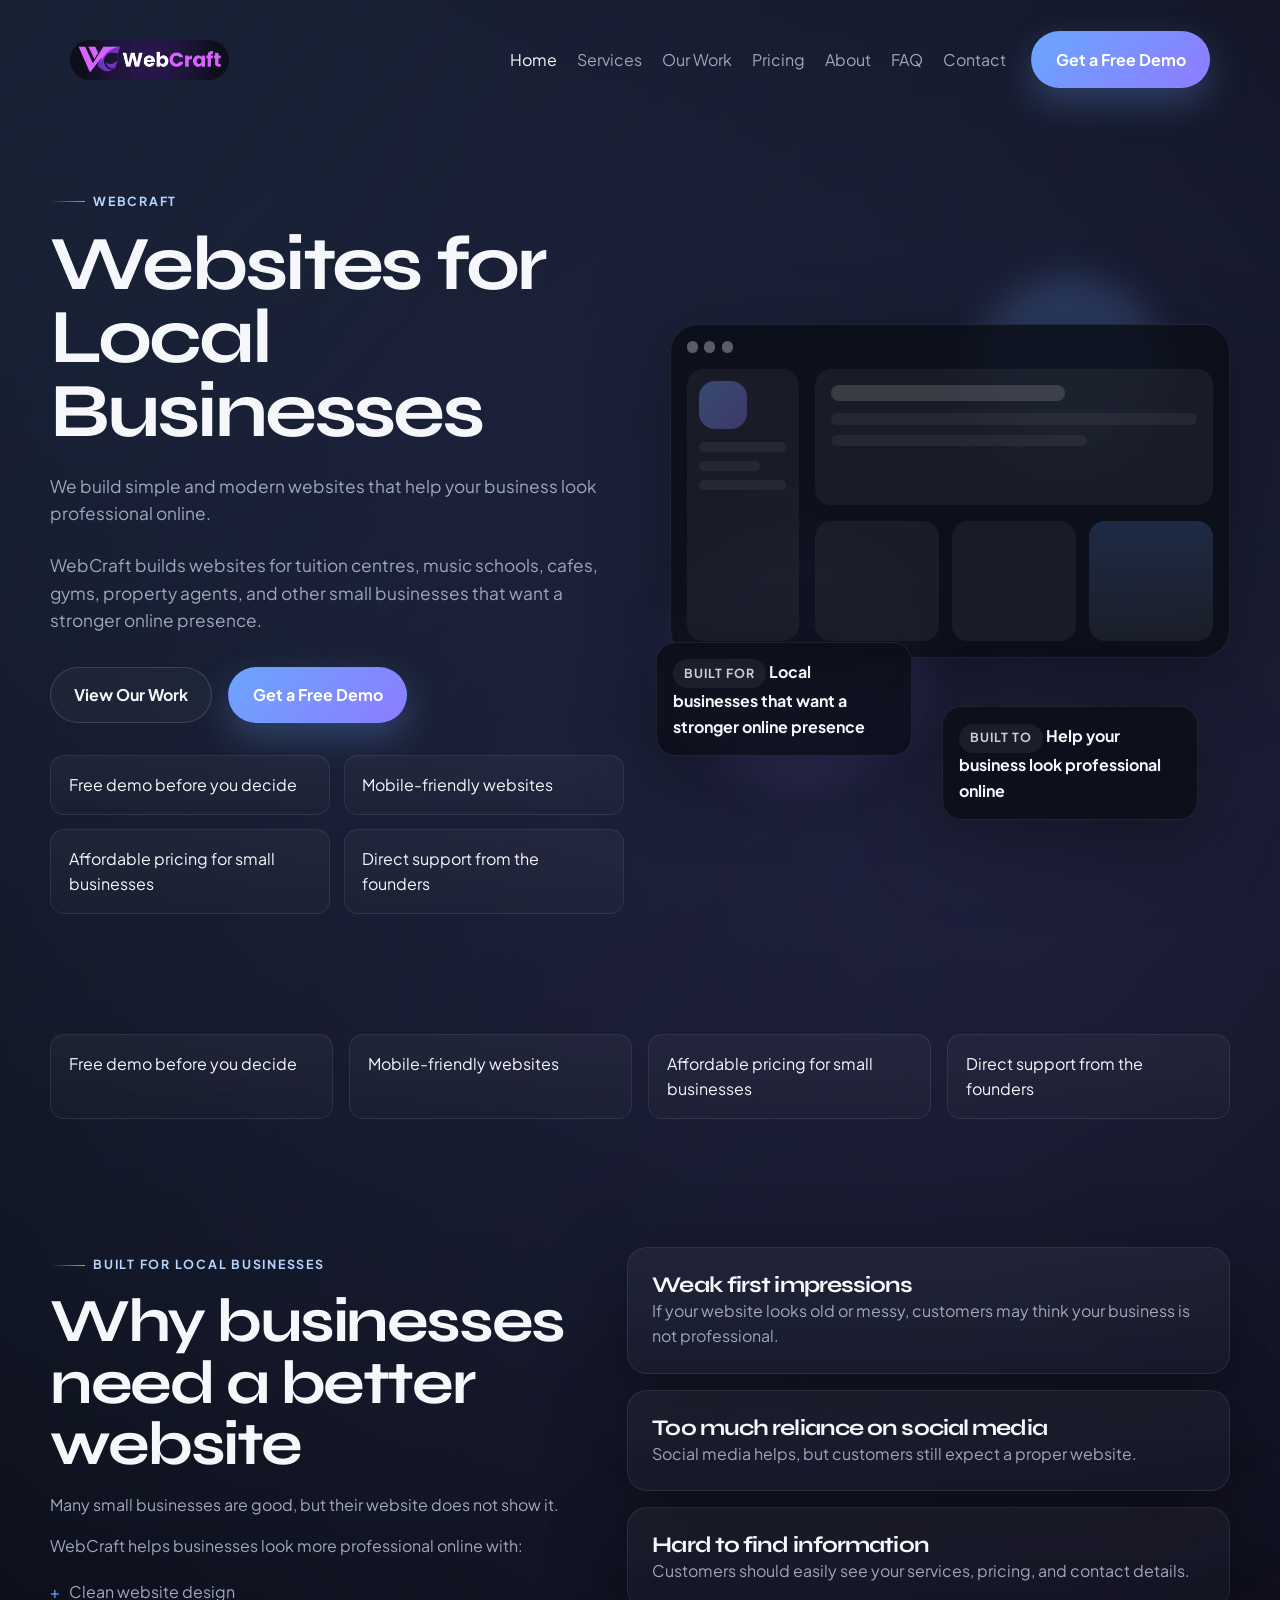
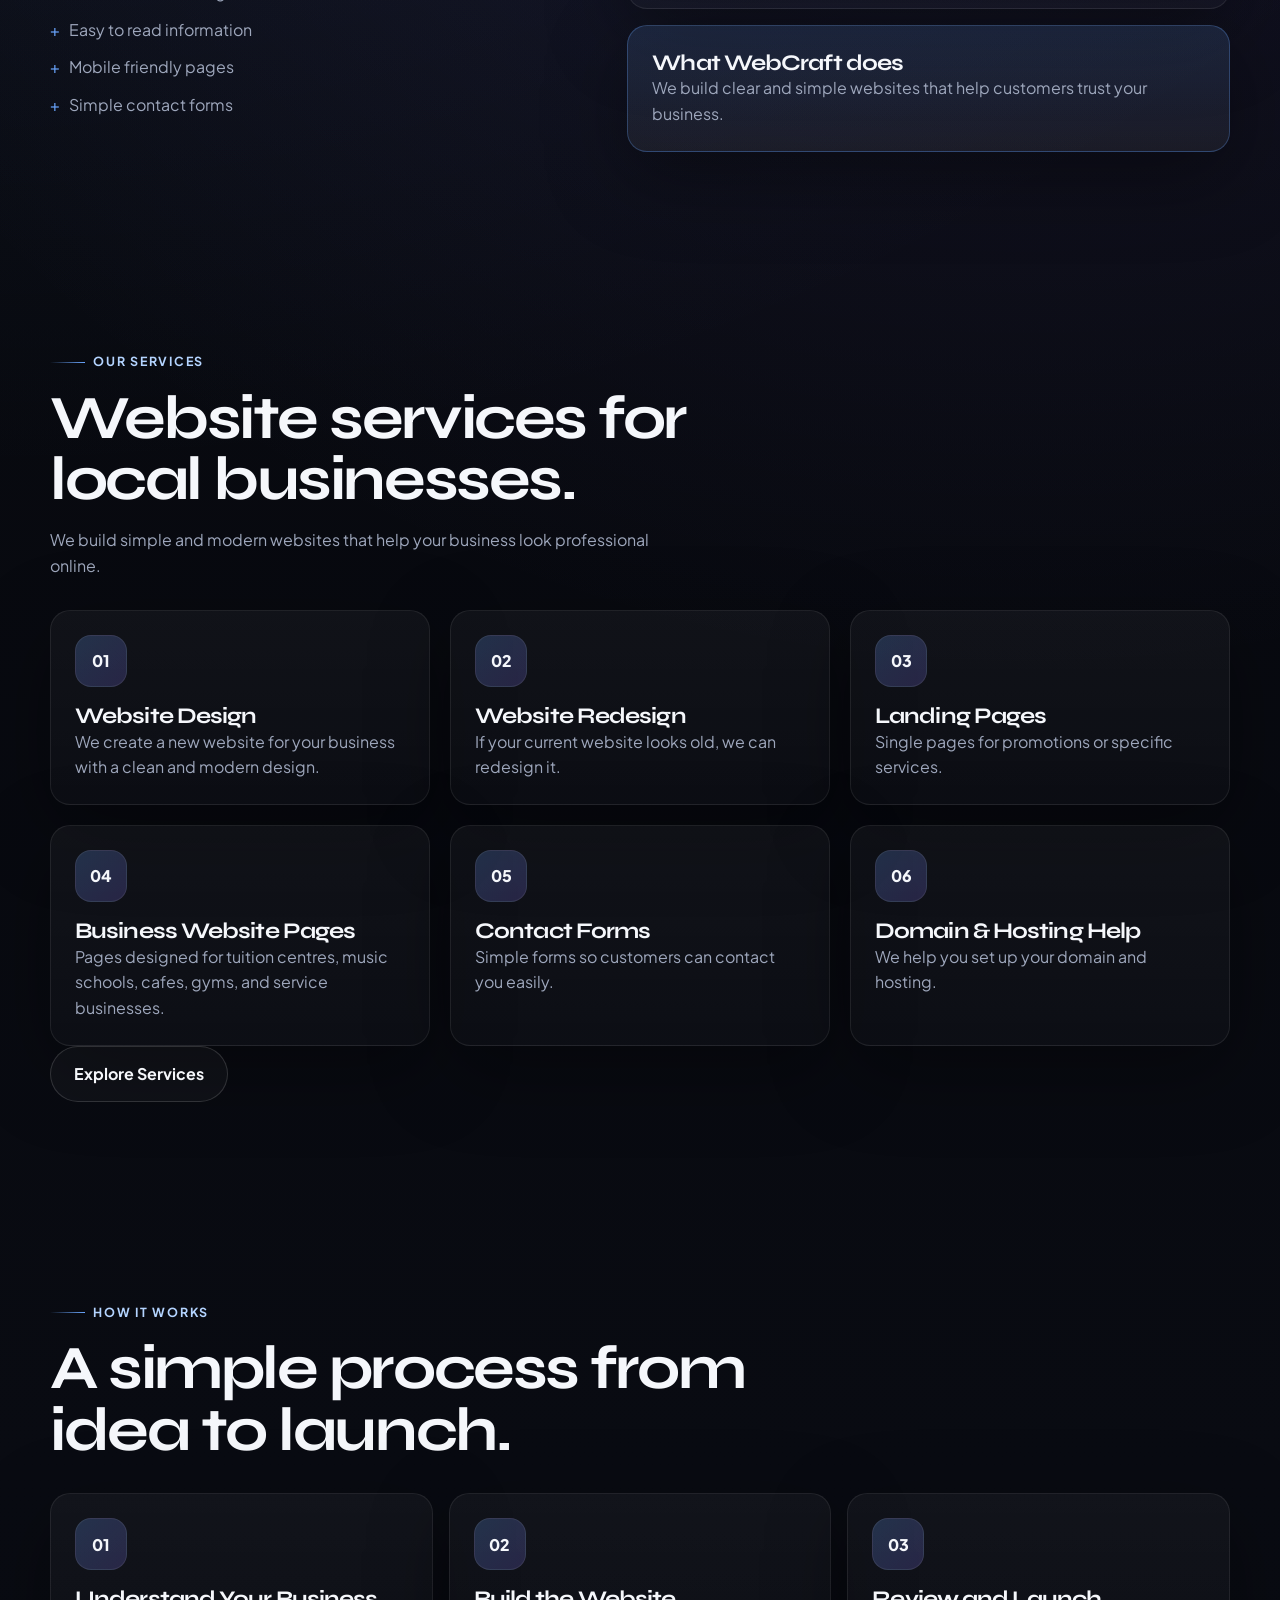
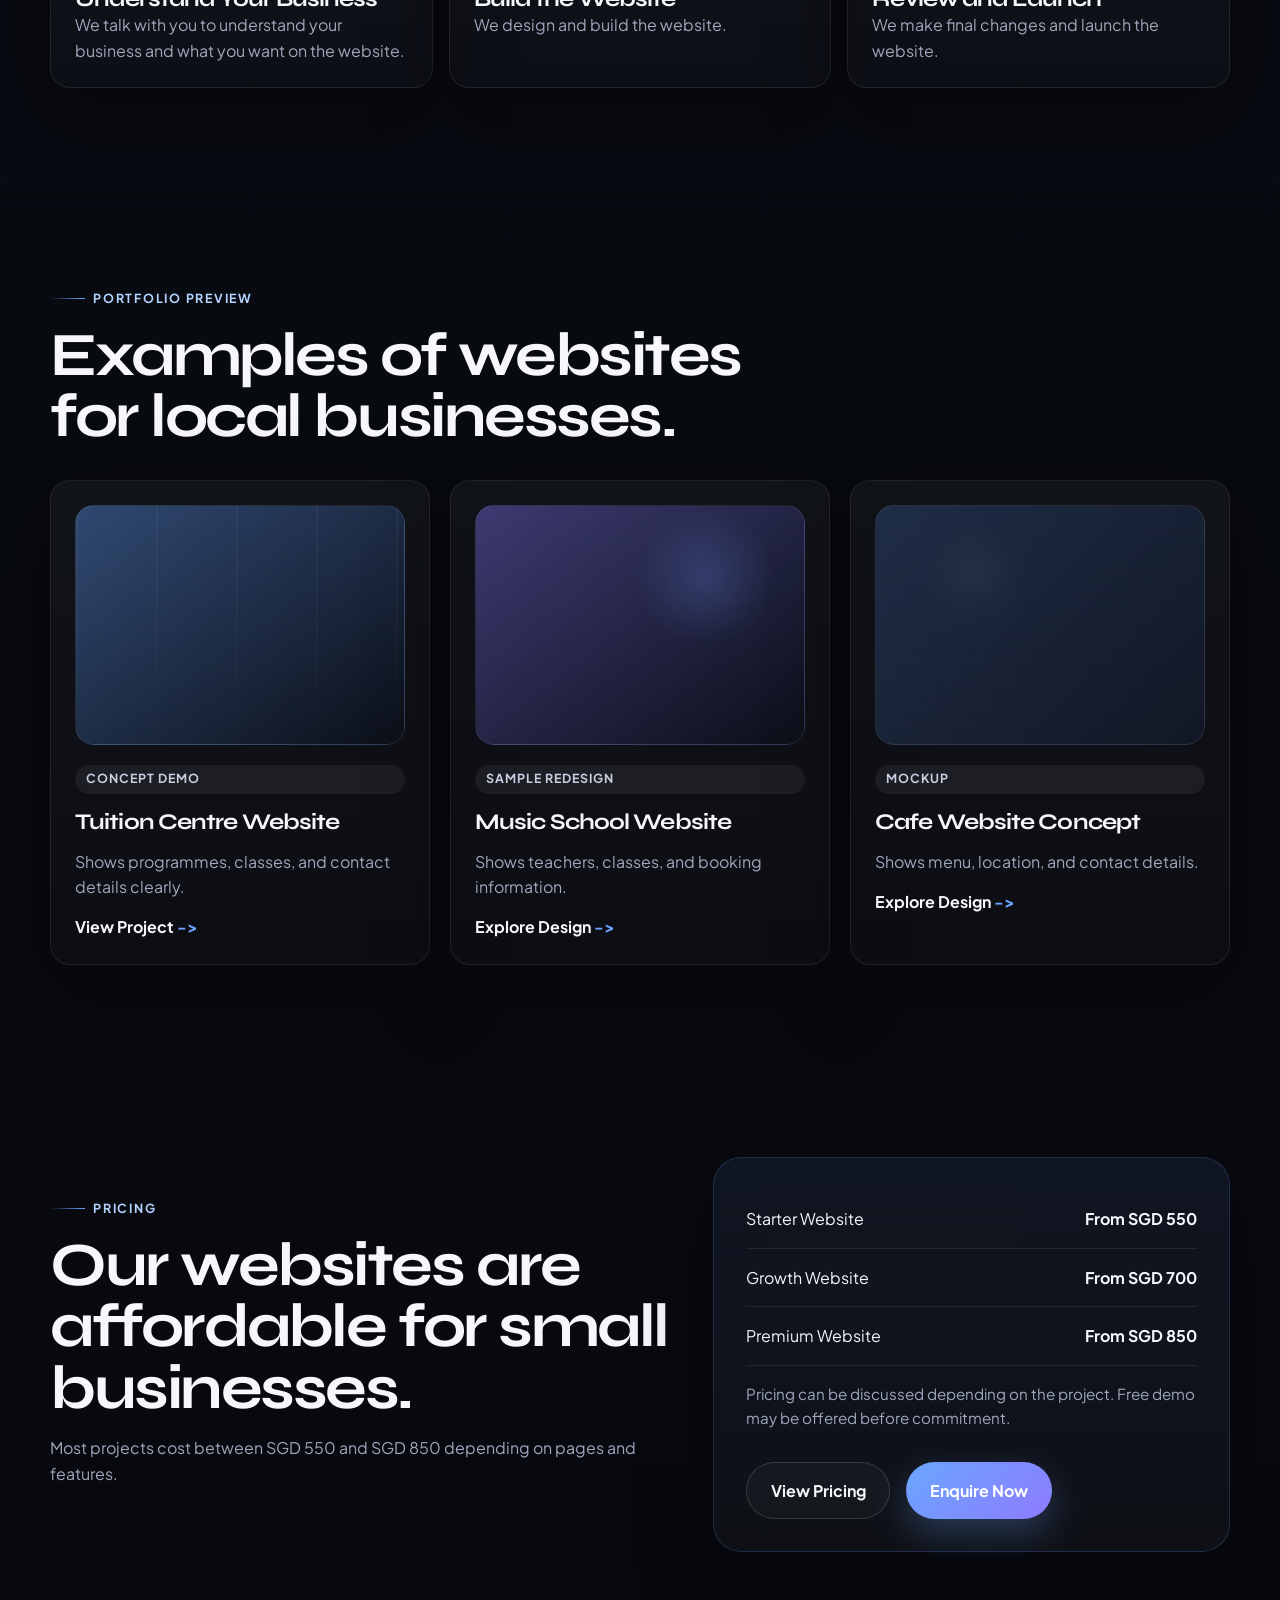
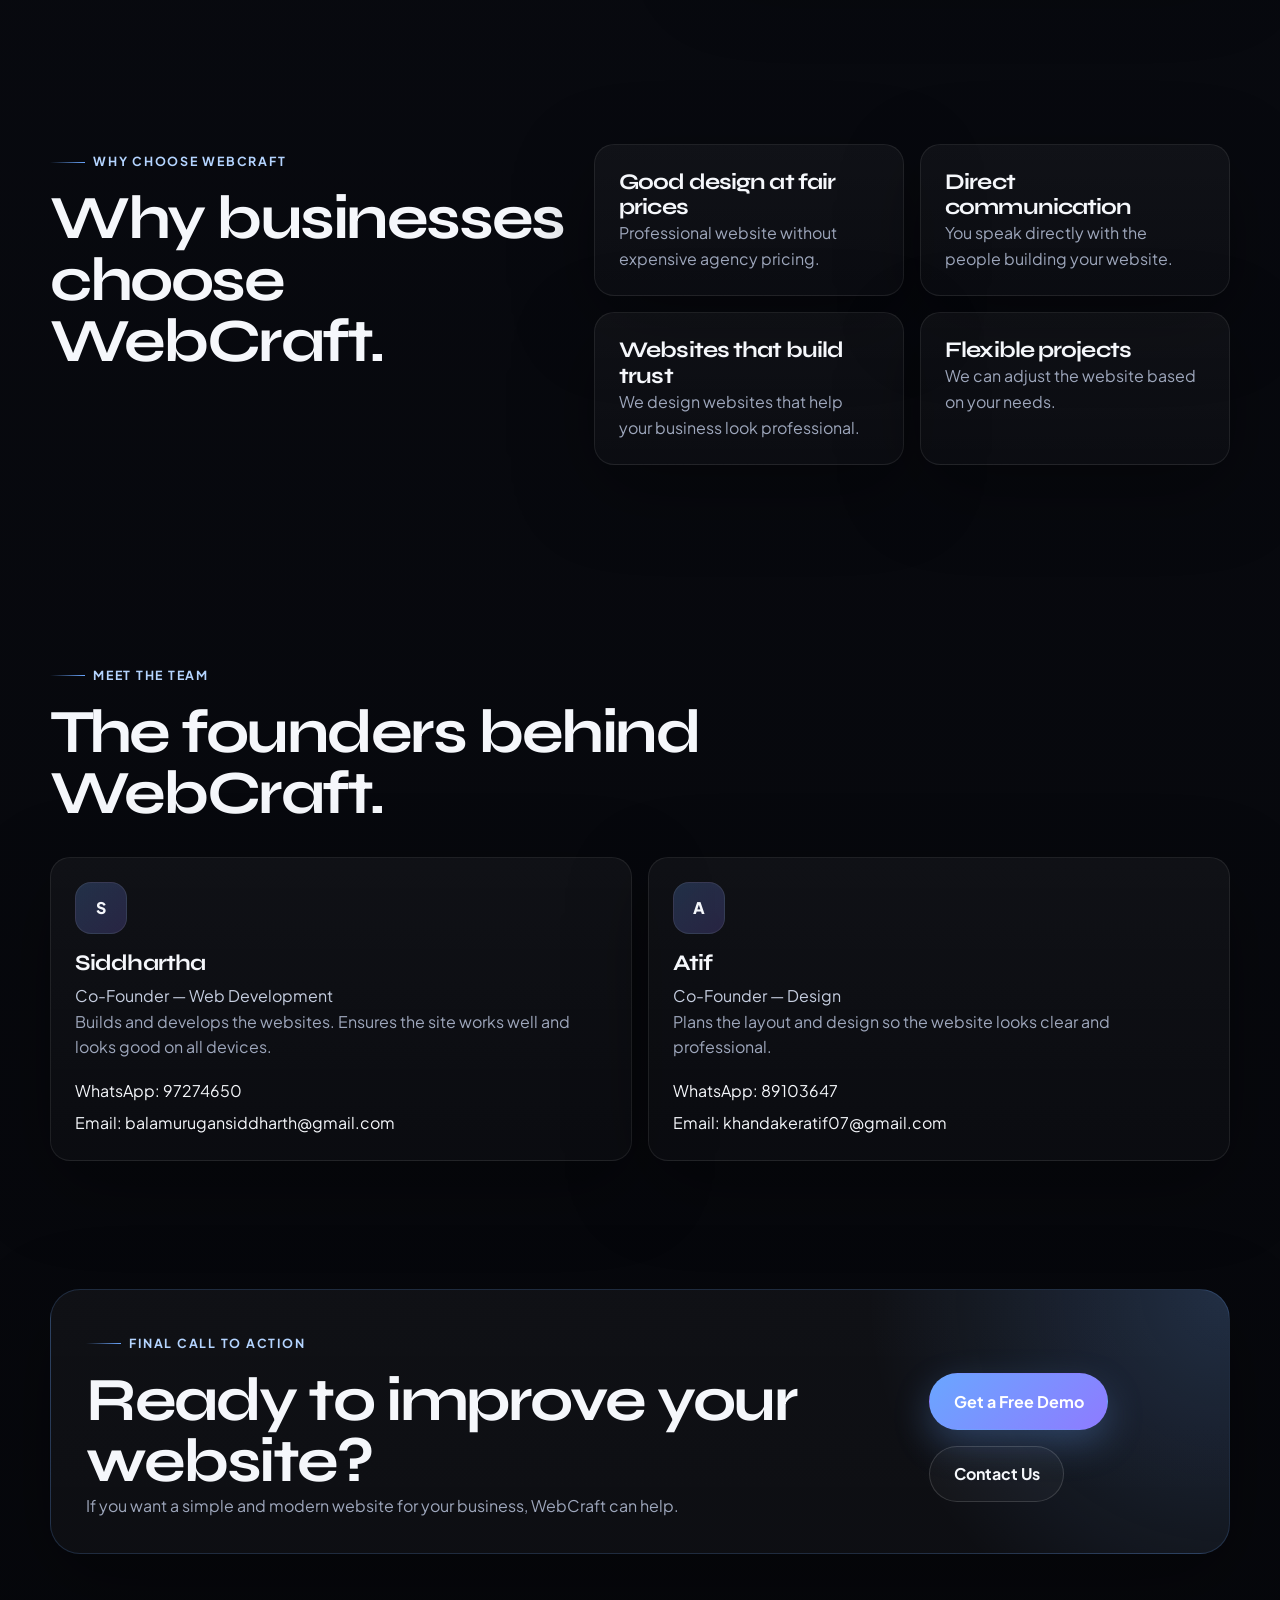
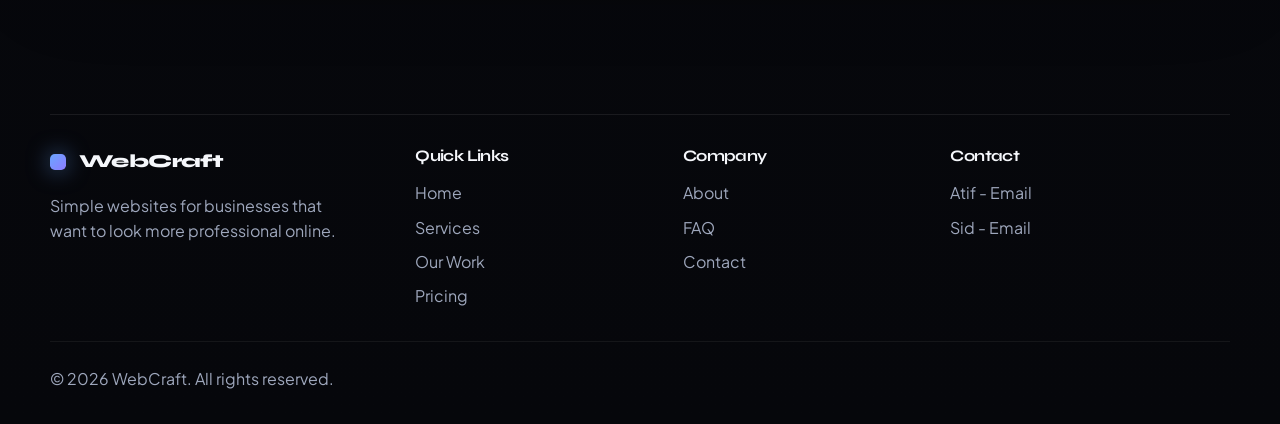
<file: index.html>
<!DOCTYPE html>
<html lang="en">
<head>
  <meta charset="UTF-8">
  <meta name="viewport" content="width=device-width, initial-scale=1.0">
  <meta name="description" content="WebCraft builds websites for tuition centres, music schools, cafes, gyms, property agents, and other small businesses that want a stronger online presence.">
  <title>WebCraft | Websites for Local Businesses</title>
  <link rel="preconnect" href="https://fonts.googleapis.com">
  <link rel="preconnect" href="https://fonts.gstatic.com" crossorigin>
  <link href="https://fonts.googleapis.com/css2?family=Plus+Jakarta+Sans:wght@400;500;600;700;800&family=Syne:wght@500;700;800&display=swap" rel="stylesheet">
  <link rel="stylesheet" href="style.css">
</head>
<body>
  <div class="site-shell">
    <header class="site-header">
      <nav class="navbar container" aria-label="Primary">
        <a class="brand" href="index.html" aria-label="WebCraft home">
          <img class="brand-logo" src="logo.png" alt="WebCraft logo">
        </a>
        <button class="nav-toggle" type="button" aria-expanded="false" aria-controls="nav-menu" aria-label="Open menu">
          <span></span>
          <span></span>
        </button>
        <div class="nav-menu" id="nav-menu">
          <a href="index.html" class="is-active">Home</a>
          <a href="services.html">Services</a>
          <a href="portfolio.html">Our Work</a>
          <a href="pricing.html">Pricing</a>
          <a href="about.html">About</a>
          <a href="contact.html#faq">FAQ</a>
          <a href="contact.html">Contact</a>
          <a class="button button-primary button-nav" href="contact.html#contact-form">Get a Free Demo</a>
        </div>
      </nav>
    </header>

    <main>
      <section class="hero section">
        <div class="container hero-grid">
          <div class="hero-copy reveal">
            <div class="eyebrow">WebCraft</div>
            <h1>Websites for Local Businesses</h1>
            <p class="hero-text">We build simple and modern websites that help your business look professional online.</p>
            <p class="hero-text">WebCraft builds websites for tuition centres, music schools, cafes, gyms, property agents, and other small businesses that want a stronger online presence.</p>
            <div class="hero-actions">
              <a class="button button-secondary" href="portfolio.html">View Our Work</a>
              <a class="button button-primary" href="contact.html#contact-form">Get a Free Demo</a>
            </div>
            <ul class="trust-points" aria-label="Key trust points">
              <li>Free demo before you decide</li>
              <li>Mobile-friendly websites</li>
              <li>Affordable pricing for small businesses</li>
              <li>Direct support from the founders</li>
            </ul>
          </div>
          <div class="hero-visual reveal reveal-delay">
            <div class="orb orb-one"></div>
            <div class="orb orb-two"></div>
            <div class="mockup-browser floating-card">
              <div class="browser-top">
                <span></span><span></span><span></span>
              </div>
              <div class="browser-body">
                <div class="browser-sidebar">
                  <div class="sidebar-chip"></div>
                  <div class="sidebar-line"></div>
                  <div class="sidebar-line short"></div>
                  <div class="sidebar-line"></div>
                </div>
                <div class="browser-content">
                  <div class="content-hero">
                    <div class="content-title"></div>
                    <div class="content-text"></div>
                    <div class="content-text short"></div>
                  </div>
                  <div class="content-grid">
                    <div class="content-card"></div>
                    <div class="content-card"></div>
                    <div class="content-card glow"></div>
                  </div>
                </div>
              </div>
            </div>
            <div class="stat-card floating-card card-a">
              <span class="stat-label">Built for</span>
              <strong>Local businesses that want a stronger online presence</strong>
            </div>
            <div class="stat-card floating-card card-b">
              <span class="stat-label">Built to</span>
              <strong>Help your business look professional online</strong>
            </div>
          </div>
        </div>
      </section>

      <section class="section section-tight">
        <div class="container">
          <div class="badge-row reveal">
            <article class="mini-card">Free demo before you decide</article>
            <article class="mini-card">Mobile-friendly websites</article>
            <article class="mini-card">Affordable pricing for small businesses</article>
            <article class="mini-card">Direct support from the founders</article>
          </div>
        </div>
      </section>

      <section class="section">
        <div class="container split-section">
          <div class="section-heading reveal">
            <div class="eyebrow">Built for local businesses</div>
            <h2>Why businesses need a better website</h2>
            <p>Many small businesses are good, but their website does not show it.</p>
            <p>WebCraft helps businesses look more professional online with:</p>
            <ul class="feature-list">
              <li>Clean website design</li>
              <li>Easy to read information</li>
              <li>Mobile friendly pages</li>
              <li>Simple contact forms</li>
            </ul>
          </div>
          <div class="problem-panel reveal reveal-delay">
            <article class="problem-card">
              <h3>Weak first impressions</h3>
              <p>If your website looks old or messy, customers may think your business is not professional.</p>
            </article>
            <article class="problem-card">
              <h3>Too much reliance on social media</h3>
              <p>Social media helps, but customers still expect a proper website.</p>
            </article>
            <article class="problem-card">
              <h3>Hard to find information</h3>
              <p>Customers should easily see your services, pricing, and contact details.</p>
            </article>
            <article class="problem-card highlight">
              <h3>What WebCraft does</h3>
              <p>We build clear and simple websites that help customers trust your business.</p>
            </article>
          </div>
        </div>
      </section>

      <section class="section">
        <div class="container">
          <div class="section-heading reveal">
            <div class="eyebrow">Our services</div>
            <h2>Website services for local businesses.</h2>
            <p>We build simple and modern websites that help your business look professional online.</p>
          </div>
          <div class="card-grid services-grid">
            <article class="service-card reveal">
              <div class="icon-box">01</div>
              <h3>Website Design</h3>
              <p>We create a new website for your business with a clean and modern design.</p>
            </article>
            <article class="service-card reveal">
              <div class="icon-box">02</div>
              <h3>Website Redesign</h3>
              <p>If your current website looks old, we can redesign it.</p>
            </article>
            <article class="service-card reveal">
              <div class="icon-box">03</div>
              <h3>Landing Pages</h3>
              <p>Single pages for promotions or specific services.</p>
            </article>
            <article class="service-card reveal">
              <div class="icon-box">04</div>
              <h3>Business Website Pages</h3>
              <p>Pages designed for tuition centres, music schools, cafes, gyms, and service businesses.</p>
            </article>
            <article class="service-card reveal">
              <div class="icon-box">05</div>
              <h3>Contact Forms</h3>
              <p>Simple forms so customers can contact you easily.</p>
            </article>
            <article class="service-card reveal">
              <div class="icon-box">06</div>
              <h3>Domain & Hosting Help</h3>
              <p>We help you set up your domain and hosting.</p>
            </article>
          </div>
          <div class="section-actions reveal">
            <a class="button button-secondary" href="services.html">Explore Services</a>
          </div>
        </div>
      </section>

      <section class="section process-section">
        <div class="container">
          <div class="section-heading reveal">
            <div class="eyebrow">How it works</div>
            <h2>A simple process from idea to launch.</h2>
          </div>
          <div class="process-grid">
            <article class="process-card reveal">
              <span class="step-number">01</span>
              <h3>Understand Your Business</h3>
              <p>We talk with you to understand your business and what you want on the website.</p>
            </article>
            <article class="process-card reveal">
              <span class="step-number">02</span>
              <h3>Build the Website</h3>
              <p>We design and build the website.</p>
            </article>
            <article class="process-card reveal">
              <span class="step-number">03</span>
              <h3>Review and Launch</h3>
              <p>We make final changes and launch the website.</p>
            </article>
          </div>
        </div>
      </section>

      <section class="section">
        <div class="container">
          <div class="section-heading reveal">
            <div class="eyebrow">Portfolio preview</div>
            <h2>Examples of websites for local businesses.</h2>
          </div>
          <div class="portfolio-grid">
            <article class="portfolio-card reveal">
              <div class="thumb thumb-education"></div>
              <div class="portfolio-meta">
                <span class="tag">Concept Demo</span>
                <h3>Tuition Centre Website</h3>
                <p>Shows programmes, classes, and contact details clearly.</p>
                <a href="portfolio.html" class="text-link">View Project</a>
              </div>
            </article>
            <article class="portfolio-card reveal">
              <div class="thumb thumb-music"></div>
              <div class="portfolio-meta">
                <span class="tag">Sample Redesign</span>
                <h3>Music School Website</h3>
                <p>Shows teachers, classes, and booking information.</p>
                <a href="portfolio.html" class="text-link">Explore Design</a>
              </div>
            </article>
            <article class="portfolio-card reveal">
              <div class="thumb thumb-cafe"></div>
              <div class="portfolio-meta">
                <span class="tag">Mockup</span>
                <h3>Cafe Website Concept</h3>
                <p>Shows menu, location, and contact details.</p>
                <a href="portfolio.html" class="text-link">Explore Design</a>
              </div>
            </article>
          </div>
        </div>
      </section>

      <section class="section pricing-preview">
        <div class="container pricing-highlight">
          <div class="section-heading reveal">
            <div class="eyebrow">Pricing</div>
            <h2>Our websites are affordable for small businesses.</h2>
            <p>Most projects cost between SGD 550 and SGD 850 depending on pages and features.</p>
          </div>
          <div class="pricing-panel reveal reveal-delay">
            <div class="pricing-line">
              <span>Starter Website</span>
              <strong>From SGD 550</strong>
            </div>
            <div class="pricing-line">
              <span>Growth Website</span>
              <strong>From SGD 700</strong>
            </div>
            <div class="pricing-line">
              <span>Premium Website</span>
              <strong>From SGD 850</strong>
            </div>
            <p class="pricing-note">Pricing can be discussed depending on the project. Free demo may be offered before commitment.</p>
            <div class="hero-actions">
              <a class="button button-secondary" href="pricing.html">View Pricing</a>
              <a class="button button-primary" href="contact.html#contact-form">Enquire Now</a>
            </div>
          </div>
        </div>
      </section>

      <section class="section">
        <div class="container">
          <div class="why-grid">
            <div class="section-heading reveal">
              <div class="eyebrow">Why choose WebCraft</div>
              <h2>Why businesses choose WebCraft.</h2>
            </div>
            <div class="why-list">
              <article class="why-card reveal">
                <h3>Good design at fair prices</h3>
                <p>Professional website without expensive agency pricing.</p>
              </article>
              <article class="why-card reveal">
                <h3>Direct communication</h3>
                <p>You speak directly with the people building your website.</p>
              </article>
              <article class="why-card reveal">
                <h3>Websites that build trust</h3>
                <p>We design websites that help your business look professional.</p>
              </article>
              <article class="why-card reveal">
                <h3>Flexible projects</h3>
                <p>We can adjust the website based on your needs.</p>
              </article>
            </div>
          </div>
        </div>
      </section>

      <section class="section team-preview">
        <div class="container">
          <div class="section-heading reveal">
            <div class="eyebrow">Meet the team</div>
            <h2>The founders behind WebCraft.</h2>
          </div>
          <div class="team-grid">
            <article class="team-card reveal">
              <div class="team-avatar">S</div>
              <h3>Siddhartha</h3>
              <p class="team-role">Co-Founder &mdash; Web Development</p>
              <p>Builds and develops the websites. Ensures the site works well and looks good on all devices.</p>
              <ul class="contact-list">
                <li>WhatsApp: <a href="https://wa.me/6597274650">97274650</a></li>
                <li>Email: <a href="mailto:balamurugansiddharth@gmail.com">balamurugansiddharth@gmail.com</a></li>
              </ul>
            </article>
            <article class="team-card reveal">
              <div class="team-avatar">A</div>
              <h3>Atif</h3>
              <p class="team-role">Co-Founder &mdash; Design</p>
              <p>Plans the layout and design so the website looks clear and professional.</p>
              <ul class="contact-list">
                <li>WhatsApp: <a href="https://wa.me/6589103647">89103647</a></li>
                <li>Email: <a href="mailto:khandakeratif07@gmail.com">khandakeratif07@gmail.com</a></li>
              </ul>
            </article>
          </div>
        </div>
      </section>

      <section class="section cta-section">
        <div class="container cta-panel reveal">
          <div>
            <div class="eyebrow">Final call to action</div>
            <h2>Ready to improve your website?</h2>
            <p>If you want a simple and modern website for your business, WebCraft can help.</p>
          </div>
          <div class="hero-actions">
            <a class="button button-primary" href="contact.html#contact-form">Get a Free Demo</a>
            <a class="button button-secondary" href="contact.html">Contact Us</a>
          </div>
        </div>
      </section>
    </main>

    <footer class="site-footer">
      <div class="container footer-grid">
        <div>
          <a class="brand footer-brand" href="index.html">
            <span class="brand-mark"></span>
            <span class="brand-text">WebCraft</span>
          </a>
          <p class="footer-tagline">Simple websites for businesses that want to look more professional online.</p>
        </div>
        <div>
          <h3>Quick Links</h3>
          <ul>
            <li><a href="index.html">Home</a></li>
            <li><a href="services.html">Services</a></li>
            <li><a href="portfolio.html">Our Work</a></li>
            <li><a href="pricing.html">Pricing</a></li>
          </ul>
        </div>
        <div>
          <h3>Company</h3>
          <ul>
            <li><a href="about.html">About</a></li>
            <li><a href="contact.html#faq">FAQ</a></li>
            <li><a href="contact.html">Contact</a></li>
          </ul>
        </div>
        <div>
          <h3>Contact</h3>
          <ul>
            <li>Atif - <a href="mailto:khandakeratif07@gmail.com">Email</a></li>
            <li>Sid - <a href="mailto:balamurugansiddharth@gmail.com">Email</a></li>
          </ul>
        </div>
      </div>
      <div class="container footer-bottom">
        <p>&copy; 2026 WebCraft. All rights reserved.</p>
      </div>
    </footer>
  </div>
  <script src="script.js"></script>
</body>
</html>
</file>
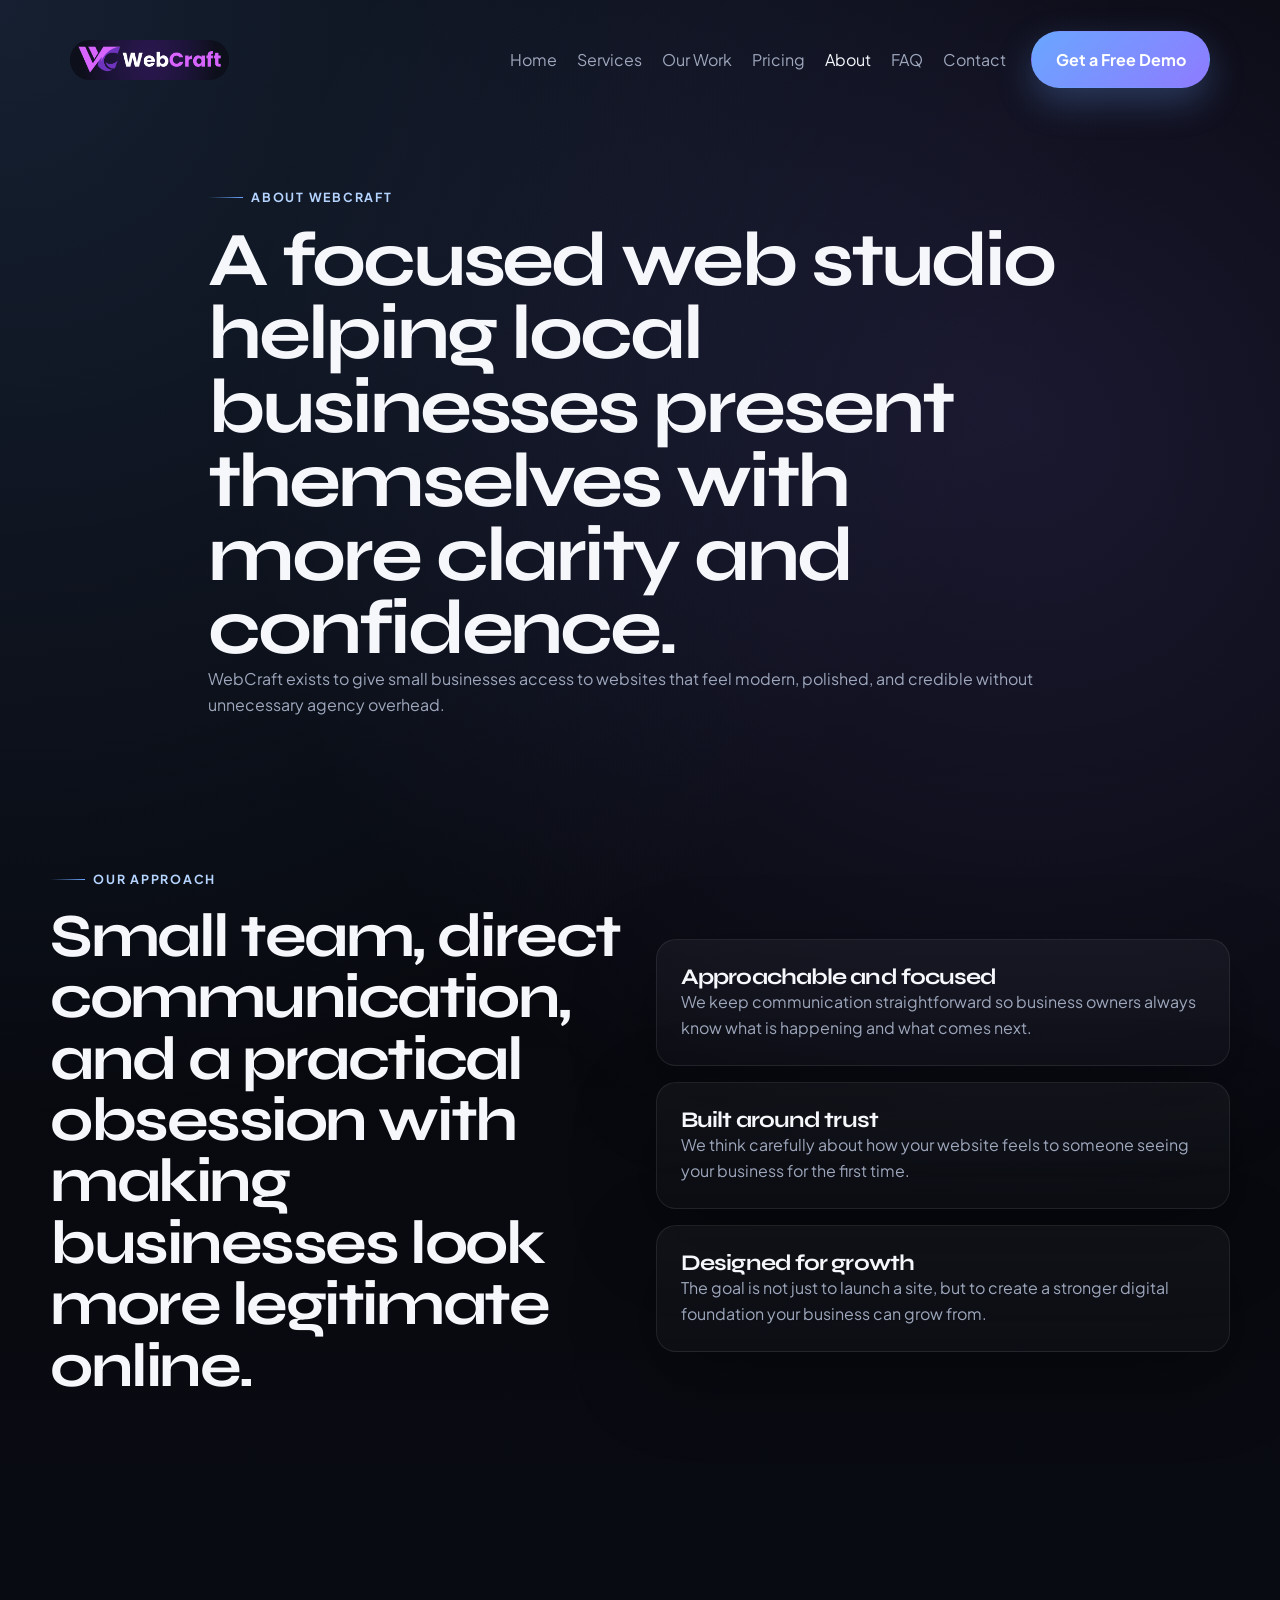
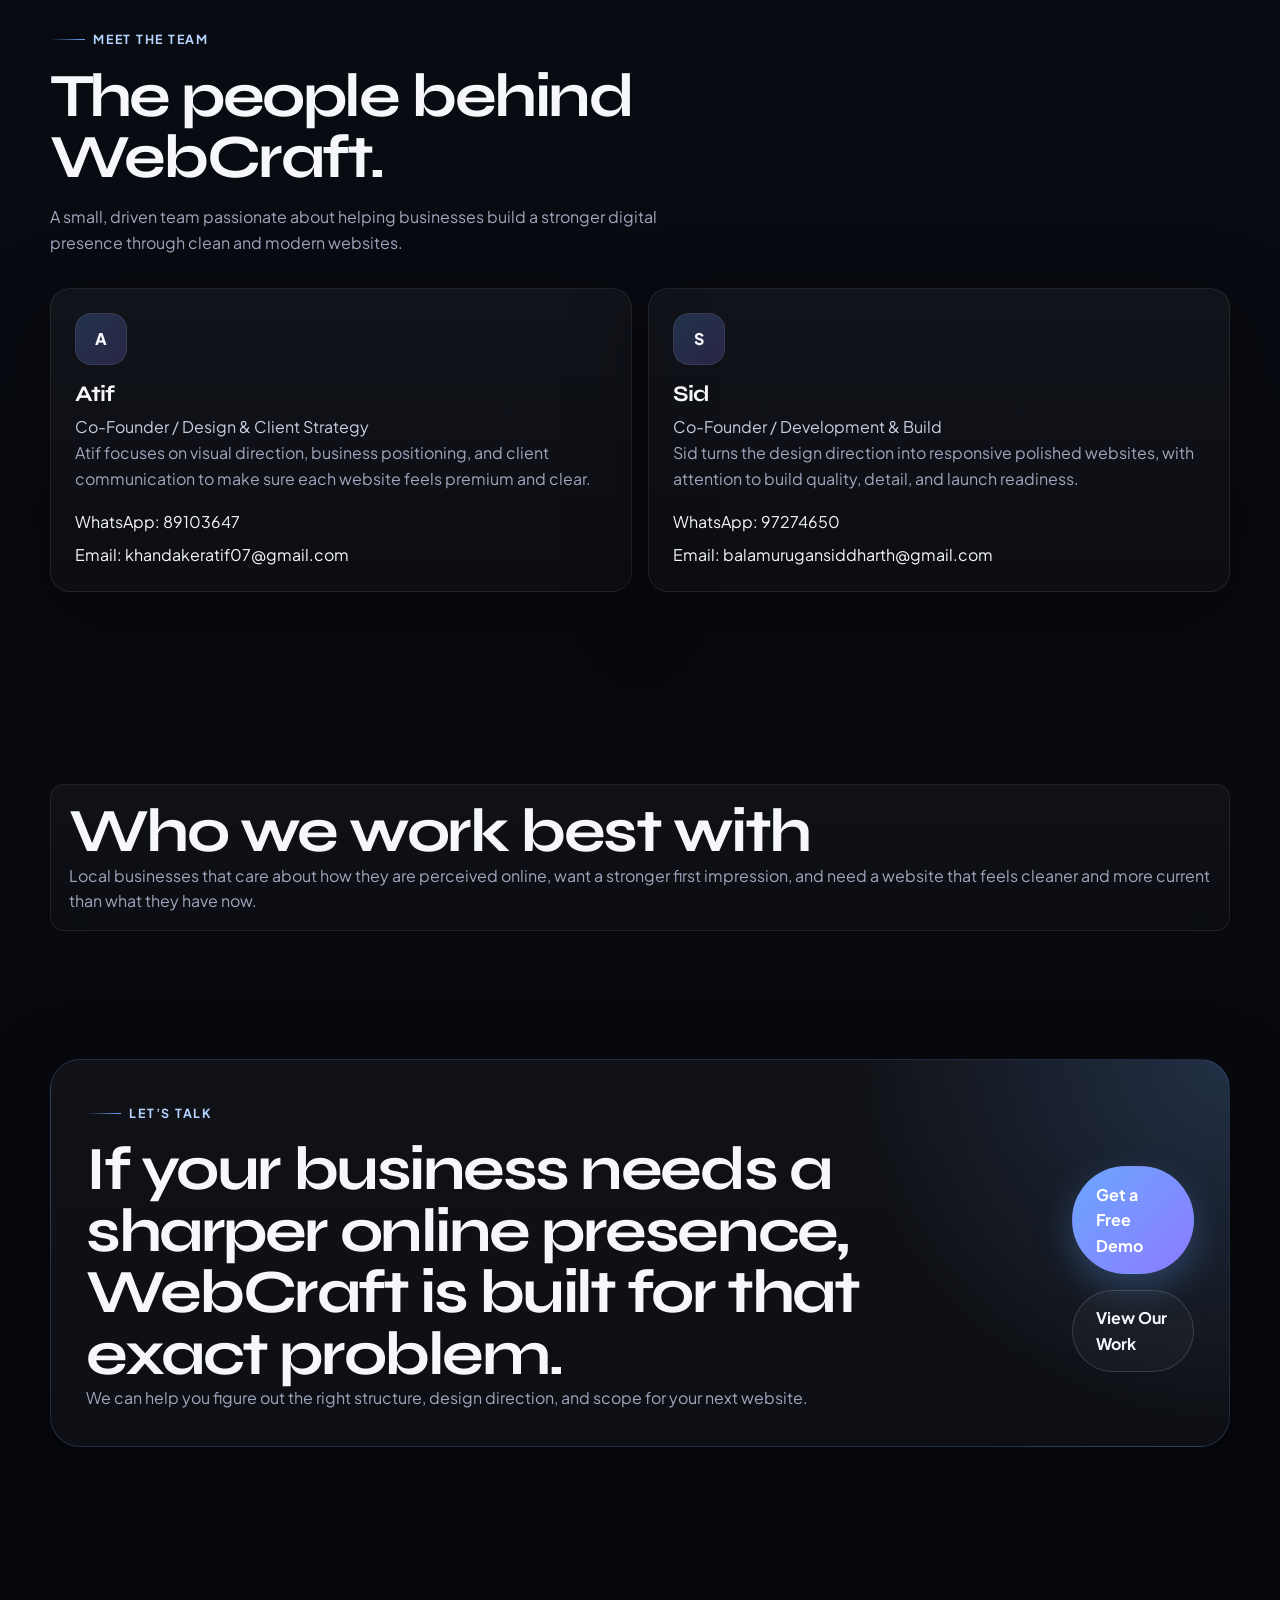
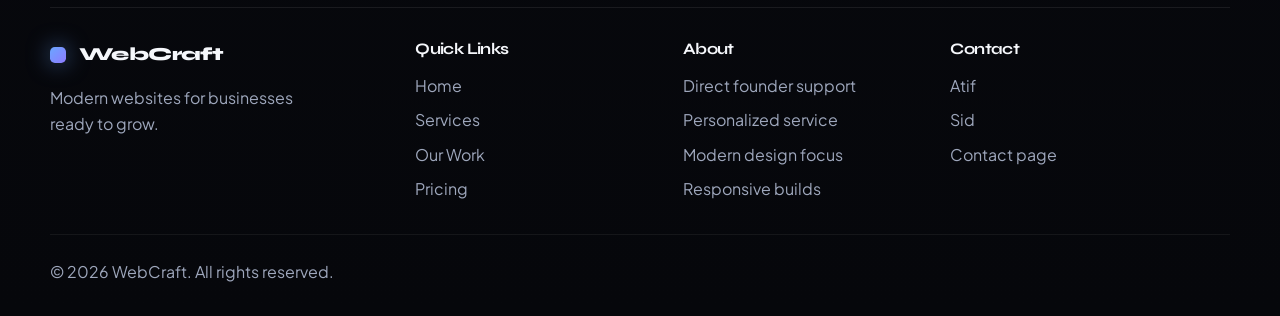
<file: about.html>
<!DOCTYPE html>
<html lang="en">
<head>
  <meta charset="UTF-8">
  <meta name="viewport" content="width=device-width, initial-scale=1.0">
  <meta name="description" content="Meet the WebCraft founders and learn how the studio helps local businesses look more credible online.">
  <title>About | WebCraft</title>
  <link rel="preconnect" href="https://fonts.googleapis.com">
  <link rel="preconnect" href="https://fonts.gstatic.com" crossorigin>
  <link href="https://fonts.googleapis.com/css2?family=Plus+Jakarta+Sans:wght@400;500;600;700;800&family=Syne:wght@500;700;800&display=swap" rel="stylesheet">
  <link rel="stylesheet" href="style.css">
</head>
<body>
  <div class="site-shell">
    <header class="site-header">
      <nav class="navbar container" aria-label="Primary">
        <a class="brand" href="index.html" aria-label="WebCraft home"><img class="brand-logo" src="logo.png" alt="WebCraft logo"></a>
        <button class="nav-toggle" type="button" aria-expanded="false" aria-controls="nav-menu" aria-label="Open menu"><span></span><span></span></button>
        <div class="nav-menu" id="nav-menu">
          <a href="index.html">Home</a>
          <a href="services.html">Services</a>
          <a href="portfolio.html">Our Work</a>
          <a href="pricing.html">Pricing</a>
          <a href="about.html" class="is-active">About</a>
          <a href="contact.html#faq">FAQ</a>
          <a href="contact.html">Contact</a>
          <a class="button button-primary button-nav" href="contact.html#contact-form">Get a Free Demo</a>
        </div>
      </nav>
    </header>
    <main>
      <section class="page-hero section">
        <div class="container page-hero-inner reveal">
          <div class="eyebrow">About WebCraft</div>
          <h1>A focused web studio helping local businesses present themselves with more clarity and confidence.</h1>
          <p>WebCraft exists to give small businesses access to websites that feel modern, polished, and credible without unnecessary agency overhead.</p>
        </div>
      </section>
      <section class="section">
        <div class="container split-feature">
          <div class="section-heading reveal"><div class="eyebrow">Our approach</div><h2>Small team, direct communication, and a practical obsession with making businesses look more legitimate online.</h2></div>
          <div class="feature-stack reveal reveal-delay">
            <article class="feature-card"><h3>Approachable and focused</h3><p>We keep communication straightforward so business owners always know what is happening and what comes next.</p></article>
            <article class="feature-card"><h3>Built around trust</h3><p>We think carefully about how your website feels to someone seeing your business for the first time.</p></article>
            <article class="feature-card"><h3>Designed for growth</h3><p>The goal is not just to launch a site, but to create a stronger digital foundation your business can grow from.</p></article>
          </div>
        </div>
      </section>
      <section class="section">
        <div class="container">
          <div class="section-heading reveal"><div class="eyebrow">Meet the team</div><h2>The people behind WebCraft.</h2><p>A small, driven team passionate about helping businesses build a stronger digital presence through clean and modern websites.</p></div>
          <div class="team-grid">
            <article class="team-card reveal"><div class="team-avatar">A</div><h3>Atif</h3><p class="team-role">Co-Founder / Design & Client Strategy</p><p>Atif focuses on visual direction, business positioning, and client communication to make sure each website feels premium and clear.</p><ul class="contact-list"><li>WhatsApp: <a href="https://wa.me/6589103647">89103647</a></li><li>Email: <a href="mailto:khandakeratif07@gmail.com">khandakeratif07@gmail.com</a></li></ul></article>
            <article class="team-card reveal"><div class="team-avatar">S</div><h3>Sid</h3><p class="team-role">Co-Founder / Development & Build</p><p>Sid turns the design direction into responsive polished websites, with attention to build quality, detail, and launch readiness.</p><ul class="contact-list"><li>WhatsApp: <a href="https://wa.me/6597274650">97274650</a></li><li>Email: <a href="mailto:balamurugansiddharth@gmail.com">balamurugansiddharth@gmail.com</a></li></ul></article>
          </div>
        </div>
      </section>
      <section class="section"><div class="container note-panel reveal"><h2>Who we work best with</h2><p>Local businesses that care about how they are perceived online, want a stronger first impression, and need a website that feels cleaner and more current than what they have now.</p></div></section>
      <section class="section cta-section">
        <div class="container cta-panel reveal">
          <div><div class="eyebrow">Let’s talk</div><h2>If your business needs a sharper online presence, WebCraft is built for that exact problem.</h2><p>We can help you figure out the right structure, design direction, and scope for your next website.</p></div>
          <div class="hero-actions"><a class="button button-primary" href="contact.html#contact-form">Get a Free Demo</a><a class="button button-secondary" href="portfolio.html">View Our Work</a></div>
        </div>
      </section>
    </main>
    <footer class="site-footer">
      <div class="container footer-grid">
        <div><a class="brand footer-brand" href="index.html"><span class="brand-mark"></span><span class="brand-text">WebCraft</span></a><p class="footer-tagline">Modern websites for businesses ready to grow.</p></div>
        <div><h3>Quick Links</h3><ul><li><a href="index.html">Home</a></li><li><a href="services.html">Services</a></li><li><a href="portfolio.html">Our Work</a></li><li><a href="pricing.html">Pricing</a></li></ul></div>
        <div><h3>About</h3><ul><li>Direct founder support</li><li>Personalized service</li><li>Modern design focus</li><li>Responsive builds</li></ul></div>
        <div><h3>Contact</h3><ul><li><a href="mailto:khandakeratif07@gmail.com">Atif</a></li><li><a href="mailto:balamurugansiddharth@gmail.com">Sid</a></li><li><a href="contact.html">Contact page</a></li></ul></div>
      </div>
      <div class="container footer-bottom"><p>&copy; 2026 WebCraft. All rights reserved.</p></div>
    </footer>
  </div>
  <script src="script.js"></script>
</body>
</html>
</file>
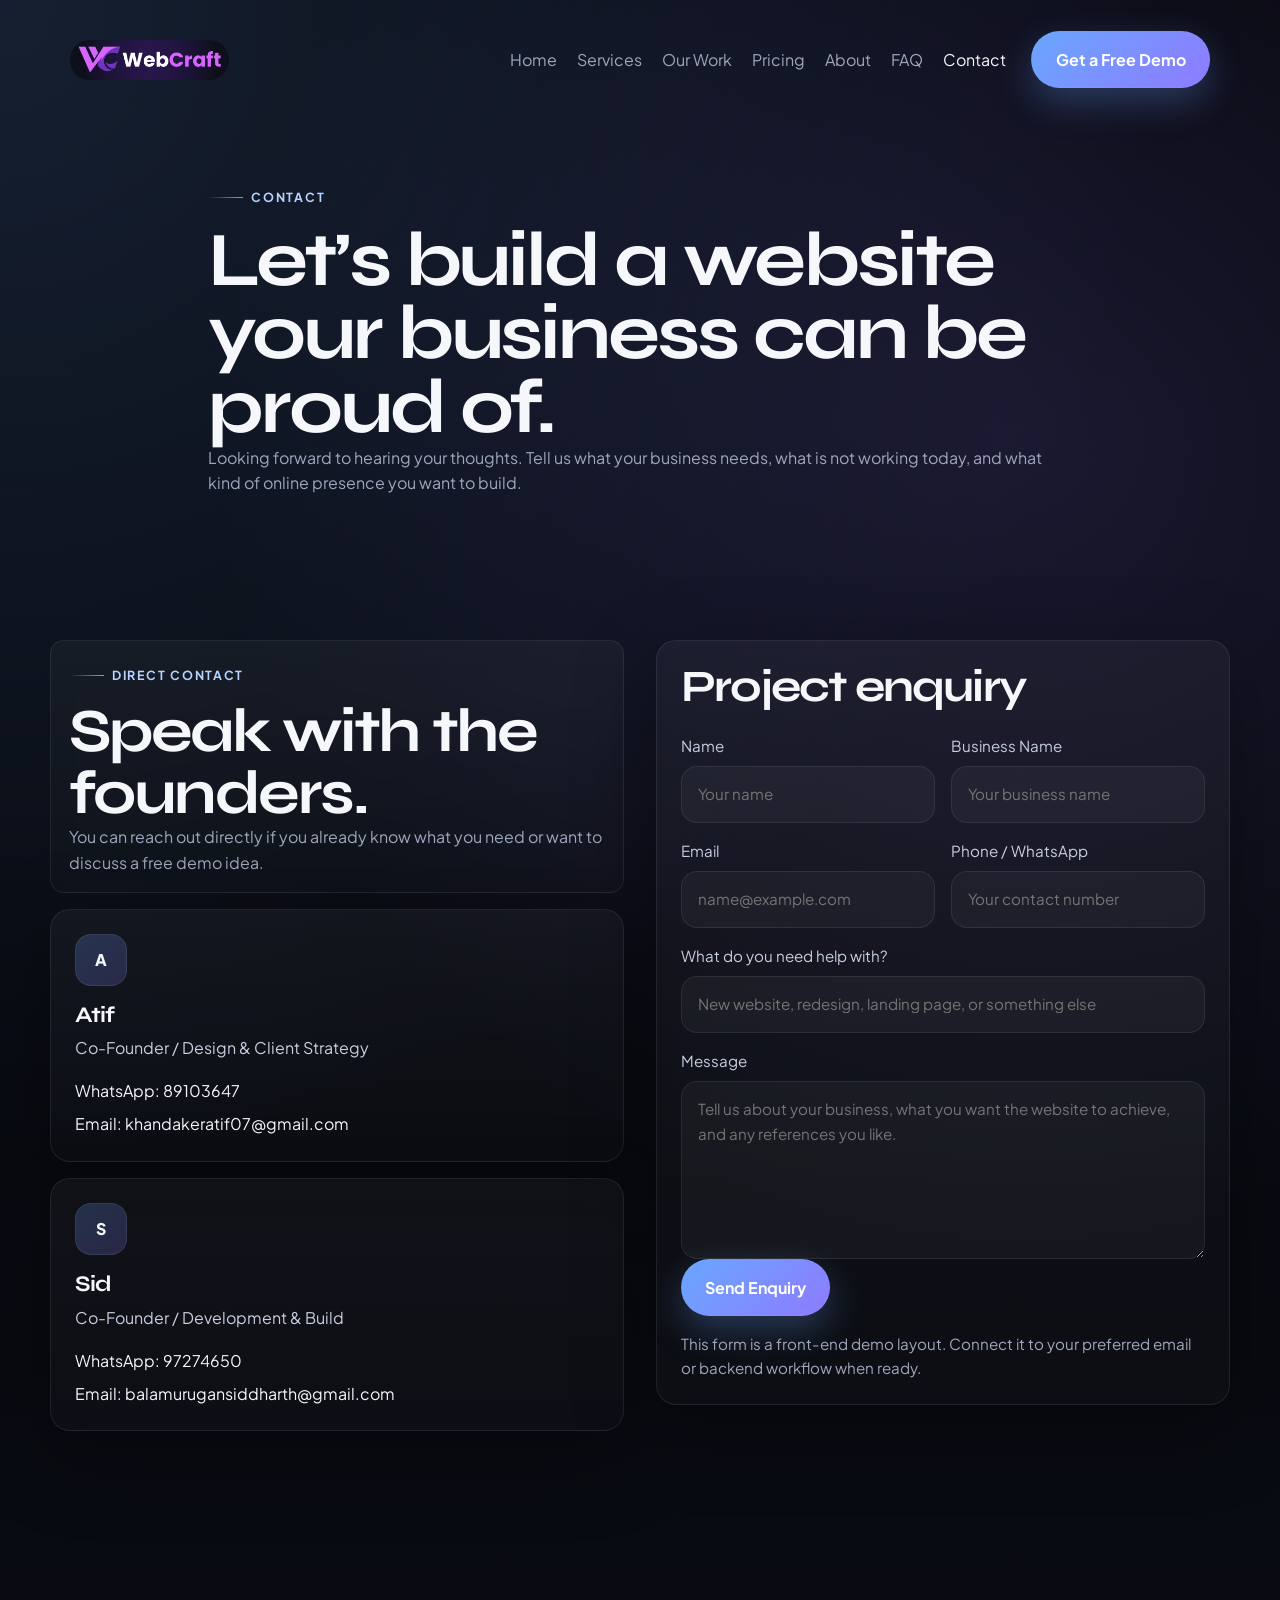
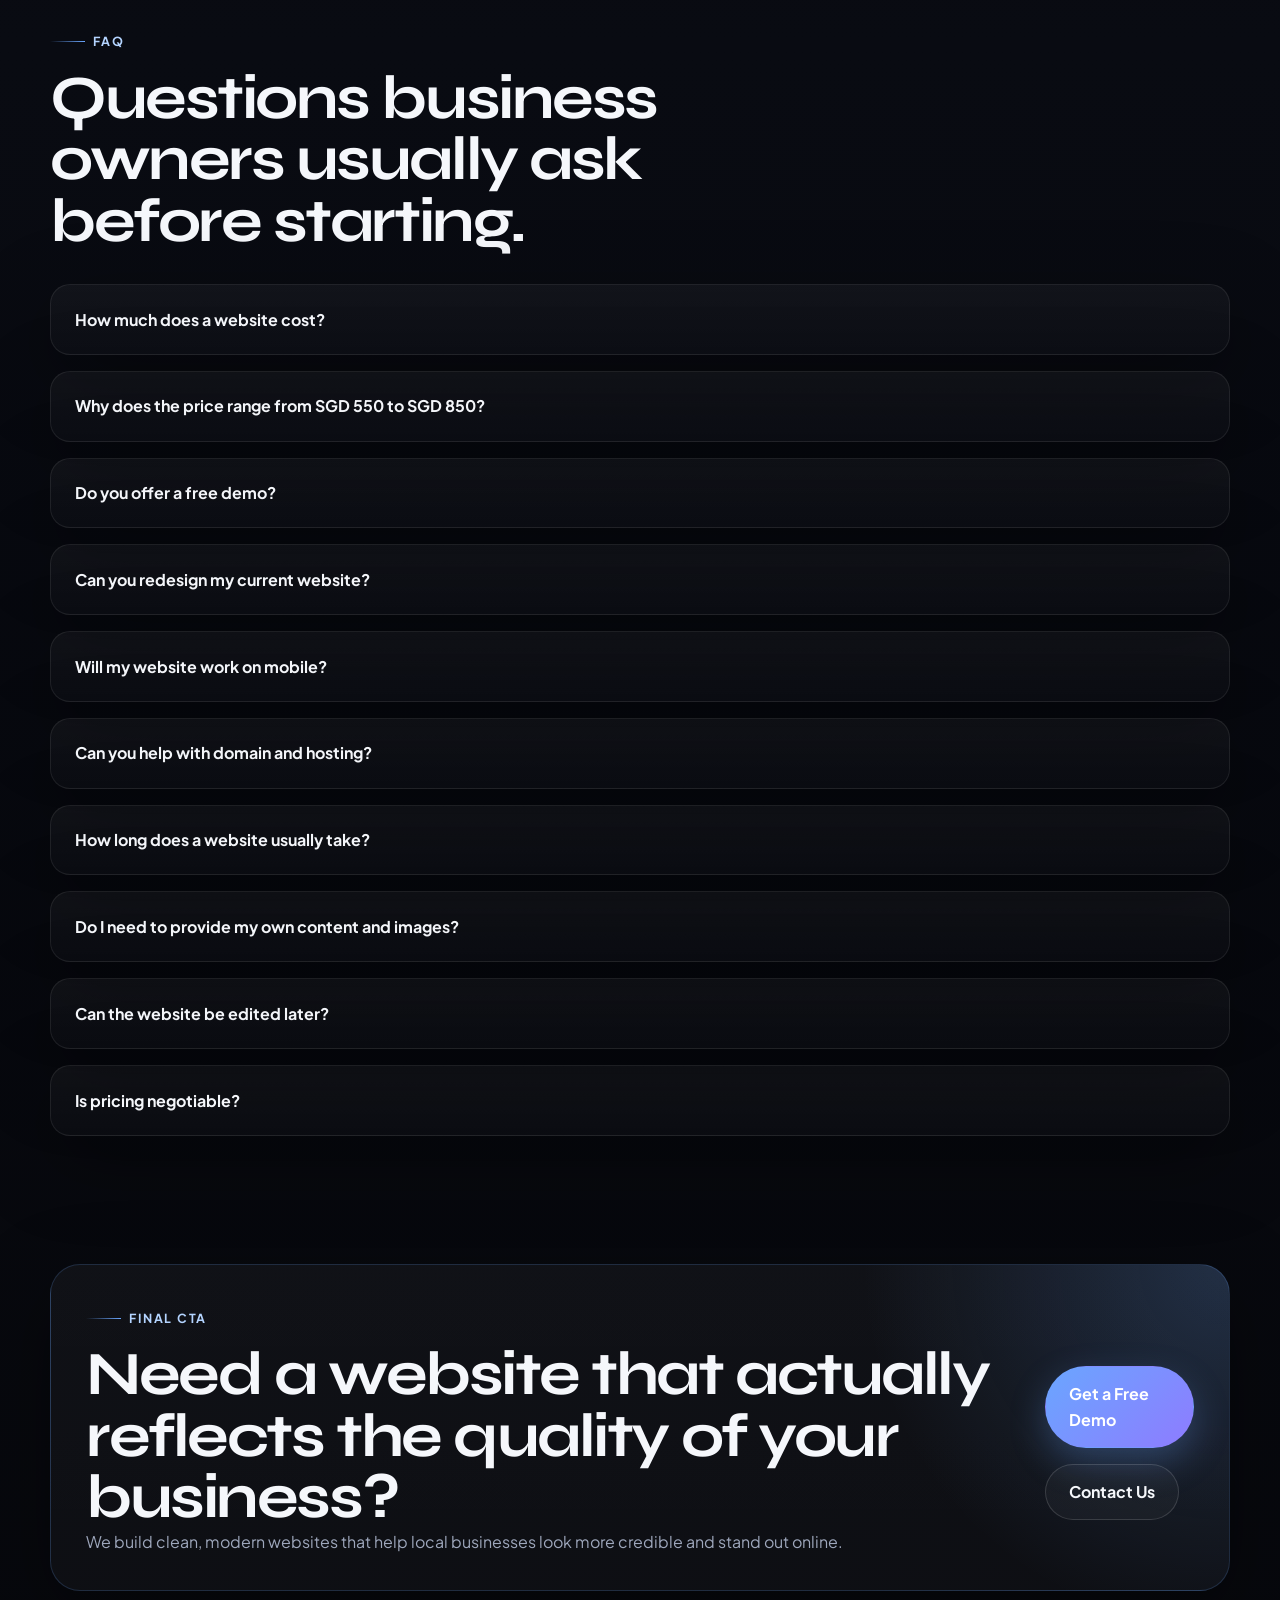
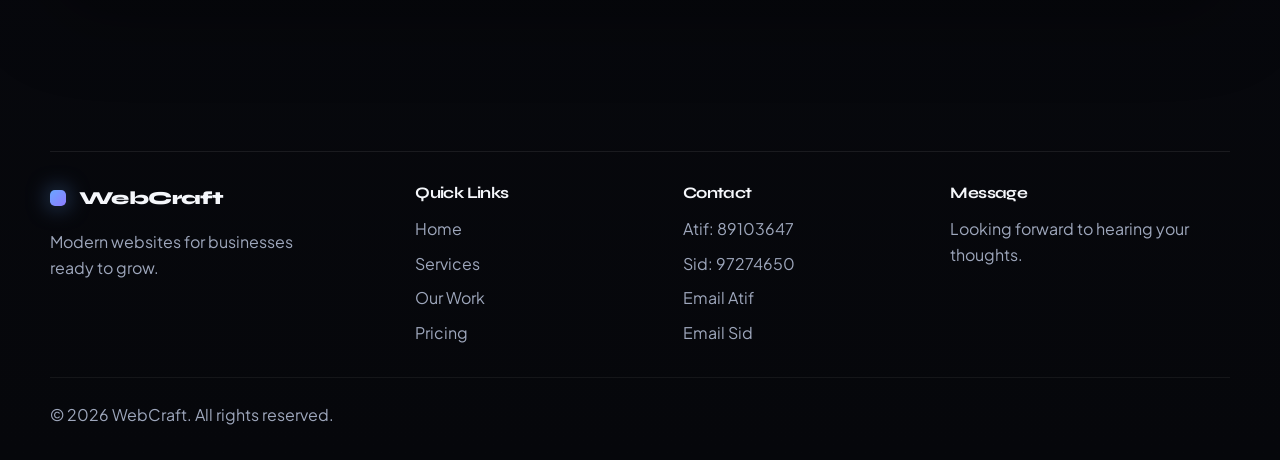
<file: contact.html>
<!DOCTYPE html>
<html lang="en">
<head>
  <meta charset="UTF-8">
  <meta name="viewport" content="width=device-width, initial-scale=1.0">
  <meta name="description" content="Contact WebCraft for a premium website demo, pricing enquiry, or redesign discussion.">
  <title>Contact | WebCraft</title>
  <link rel="preconnect" href="https://fonts.googleapis.com">
  <link rel="preconnect" href="https://fonts.gstatic.com" crossorigin>
  <link href="https://fonts.googleapis.com/css2?family=Plus+Jakarta+Sans:wght@400;500;600;700;800&family=Syne:wght@500;700;800&display=swap" rel="stylesheet">
  <link rel="stylesheet" href="style.css">
</head>
<body>
  <div class="site-shell">
    <header class="site-header">
      <nav class="navbar container" aria-label="Primary">
        <a class="brand" href="index.html" aria-label="WebCraft home"><img class="brand-logo" src="logo.png" alt="WebCraft logo"></a>
        <button class="nav-toggle" type="button" aria-expanded="false" aria-controls="nav-menu" aria-label="Open menu"><span></span><span></span></button>
        <div class="nav-menu" id="nav-menu">
          <a href="index.html">Home</a>
          <a href="services.html">Services</a>
          <a href="portfolio.html">Our Work</a>
          <a href="pricing.html">Pricing</a>
          <a href="about.html">About</a>
          <a href="#faq">FAQ</a>
          <a href="contact.html" class="is-active">Contact</a>
          <a class="button button-primary button-nav" href="#contact-form">Get a Free Demo</a>
        </div>
      </nav>
    </header>
    <main>
      <section class="page-hero section">
        <div class="container page-hero-inner reveal">
          <div class="eyebrow">Contact</div>
          <h1>Let’s build a website your business can be proud of.</h1>
          <p>Looking forward to hearing your thoughts. Tell us what your business needs, what is not working today, and what kind of online presence you want to build.</p>
        </div>
      </section>
      <section class="section">
        <div class="container contact-layout">
          <div class="contact-intro reveal">
            <div class="contact-card"><div class="eyebrow">Direct contact</div><h2>Speak with the founders.</h2><p>You can reach out directly if you already know what you need or want to discuss a free demo idea.</p></div>
            <article class="team-card contact-person"><div class="team-avatar">A</div><h3>Atif</h3><p class="team-role">Co-Founder / Design & Client Strategy</p><ul class="contact-list"><li>WhatsApp: <a href="https://wa.me/6589103647">89103647</a></li><li>Email: <a href="mailto:khandakeratif07@gmail.com">khandakeratif07@gmail.com</a></li></ul></article>
            <article class="team-card contact-person"><div class="team-avatar">S</div><h3>Sid</h3><p class="team-role">Co-Founder / Development & Build</p><ul class="contact-list"><li>WhatsApp: <a href="https://wa.me/6597274650">97274650</a></li><li>Email: <a href="mailto:balamurugansiddharth@gmail.com">balamurugansiddharth@gmail.com</a></li></ul></article>
          </div>
          <form class="contact-form reveal reveal-delay" id="contact-form">
            <h2>Project enquiry</h2>
            <div class="form-grid">
              <label><span>Name</span><input type="text" name="name" placeholder="Your name" required></label>
              <label><span>Business Name</span><input type="text" name="business" placeholder="Your business name"></label>
              <label><span>Email</span><input type="email" name="email" placeholder="name@example.com" required></label>
              <label><span>Phone / WhatsApp</span><input type="text" name="phone" placeholder="Your contact number"></label>
              <label class="form-full"><span>What do you need help with?</span><input type="text" name="help" placeholder="New website, redesign, landing page, or something else"></label>
              <label class="form-full"><span>Message</span><textarea name="message" rows="6" placeholder="Tell us about your business, what you want the website to achieve, and any references you like." required></textarea></label>
            </div>
            <button class="button button-primary" type="submit">Send Enquiry</button>
            <p class="form-note">This form is a front-end demo layout. Connect it to your preferred email or backend workflow when ready.</p>
          </form>
        </div>
      </section>
      <section class="section" id="faq">
        <div class="container">
          <div class="section-heading reveal"><div class="eyebrow">FAQ</div><h2>Questions business owners usually ask before starting.</h2></div>
          <div class="faq-list">
            <article class="faq-item reveal"><button class="faq-question" type="button" aria-expanded="false">How much does a website cost?</button><div class="faq-answer"><p>Most WebCraft websites fall between SGD 550 and SGD 850 depending on the project scope and level of customization.</p></div></article>
            <article class="faq-item reveal"><button class="faq-question" type="button" aria-expanded="false">Why does the price range from SGD 550 to SGD 850?</button><div class="faq-answer"><p>The main factors are number of pages, design complexity, custom sections or forms, content structuring needs, and how much refinement is required.</p></div></article>
            <article class="faq-item reveal"><button class="faq-question" type="button" aria-expanded="false">Do you offer a free demo?</button><div class="faq-answer"><p>Yes, a free demo or mockup may be offered before commitment depending on the project and the clarity of the brief.</p></div></article>
            <article class="faq-item reveal"><button class="faq-question" type="button" aria-expanded="false">Can you redesign my current website?</button><div class="faq-answer"><p>Yes. Redesign work is one of the main ways we help businesses improve their online image and presentation.</p></div></article>
            <article class="faq-item reveal"><button class="faq-question" type="button" aria-expanded="false">Will my website work on mobile?</button><div class="faq-answer"><p>Yes. Responsive behavior is a core part of the build so the site remains clear and polished across devices.</p></div></article>
            <article class="faq-item reveal"><button class="faq-question" type="button" aria-expanded="false">Can you help with domain and hosting?</button><div class="faq-answer"><p>Yes. We can guide you through the basics so domain and hosting choices feel much less confusing.</p></div></article>
            <article class="faq-item reveal"><button class="faq-question" type="button" aria-expanded="false">How long does a website usually take?</button><div class="faq-answer"><p>That depends on the size of the project, but simpler websites can move much faster than larger multi-section builds.</p></div></article>
            <article class="faq-item reveal"><button class="faq-question" type="button" aria-expanded="false">Do I need to provide my own content and images?</button><div class="faq-answer"><p>You can provide them, but we can also help structure the content and advise on what is needed for a stronger presentation.</p></div></article>
            <article class="faq-item reveal"><button class="faq-question" type="button" aria-expanded="false">Can the website be edited later?</button><div class="faq-answer"><p>Yes. The site can be updated later as your business changes, expands, or needs refreshed content.</p></div></article>
            <article class="faq-item reveal"><button class="faq-question" type="button" aria-expanded="false">Is pricing negotiable?</button><div class="faq-answer"><p>Yes. Pricing is negotiable depending on what your project needs and how simple or custom the solution should be.</p></div></article>
          </div>
        </div>
      </section>
      <section class="section cta-section">
        <div class="container cta-panel reveal">
          <div><div class="eyebrow">Final CTA</div><h2>Need a website that actually reflects the quality of your business?</h2><p>We build clean, modern websites that help local businesses look more credible and stand out online.</p></div>
          <div class="hero-actions"><a class="button button-primary" href="#contact-form">Get a Free Demo</a><a class="button button-secondary" href="mailto:khandakeratif07@gmail.com">Contact Us</a></div>
        </div>
      </section>
    </main>
    <footer class="site-footer">
      <div class="container footer-grid">
        <div><a class="brand footer-brand" href="index.html"><span class="brand-mark"></span><span class="brand-text">WebCraft</span></a><p class="footer-tagline">Modern websites for businesses ready to grow.</p></div>
        <div><h3>Quick Links</h3><ul><li><a href="index.html">Home</a></li><li><a href="services.html">Services</a></li><li><a href="portfolio.html">Our Work</a></li><li><a href="pricing.html">Pricing</a></li></ul></div>
        <div><h3>Contact</h3><ul><li>Atif: <a href="https://wa.me/6589103647">89103647</a></li><li>Sid: <a href="https://wa.me/6597274650">97274650</a></li><li><a href="mailto:khandakeratif07@gmail.com">Email Atif</a></li><li><a href="mailto:balamurugansiddharth@gmail.com">Email Sid</a></li></ul></div>
        <div><h3>Message</h3><p>Looking forward to hearing your thoughts.</p></div>
      </div>
      <div class="container footer-bottom"><p>&copy; 2026 WebCraft. All rights reserved.</p></div>
    </footer>
  </div>
  <script src="script.js"></script>
</body>
</html>
</file>
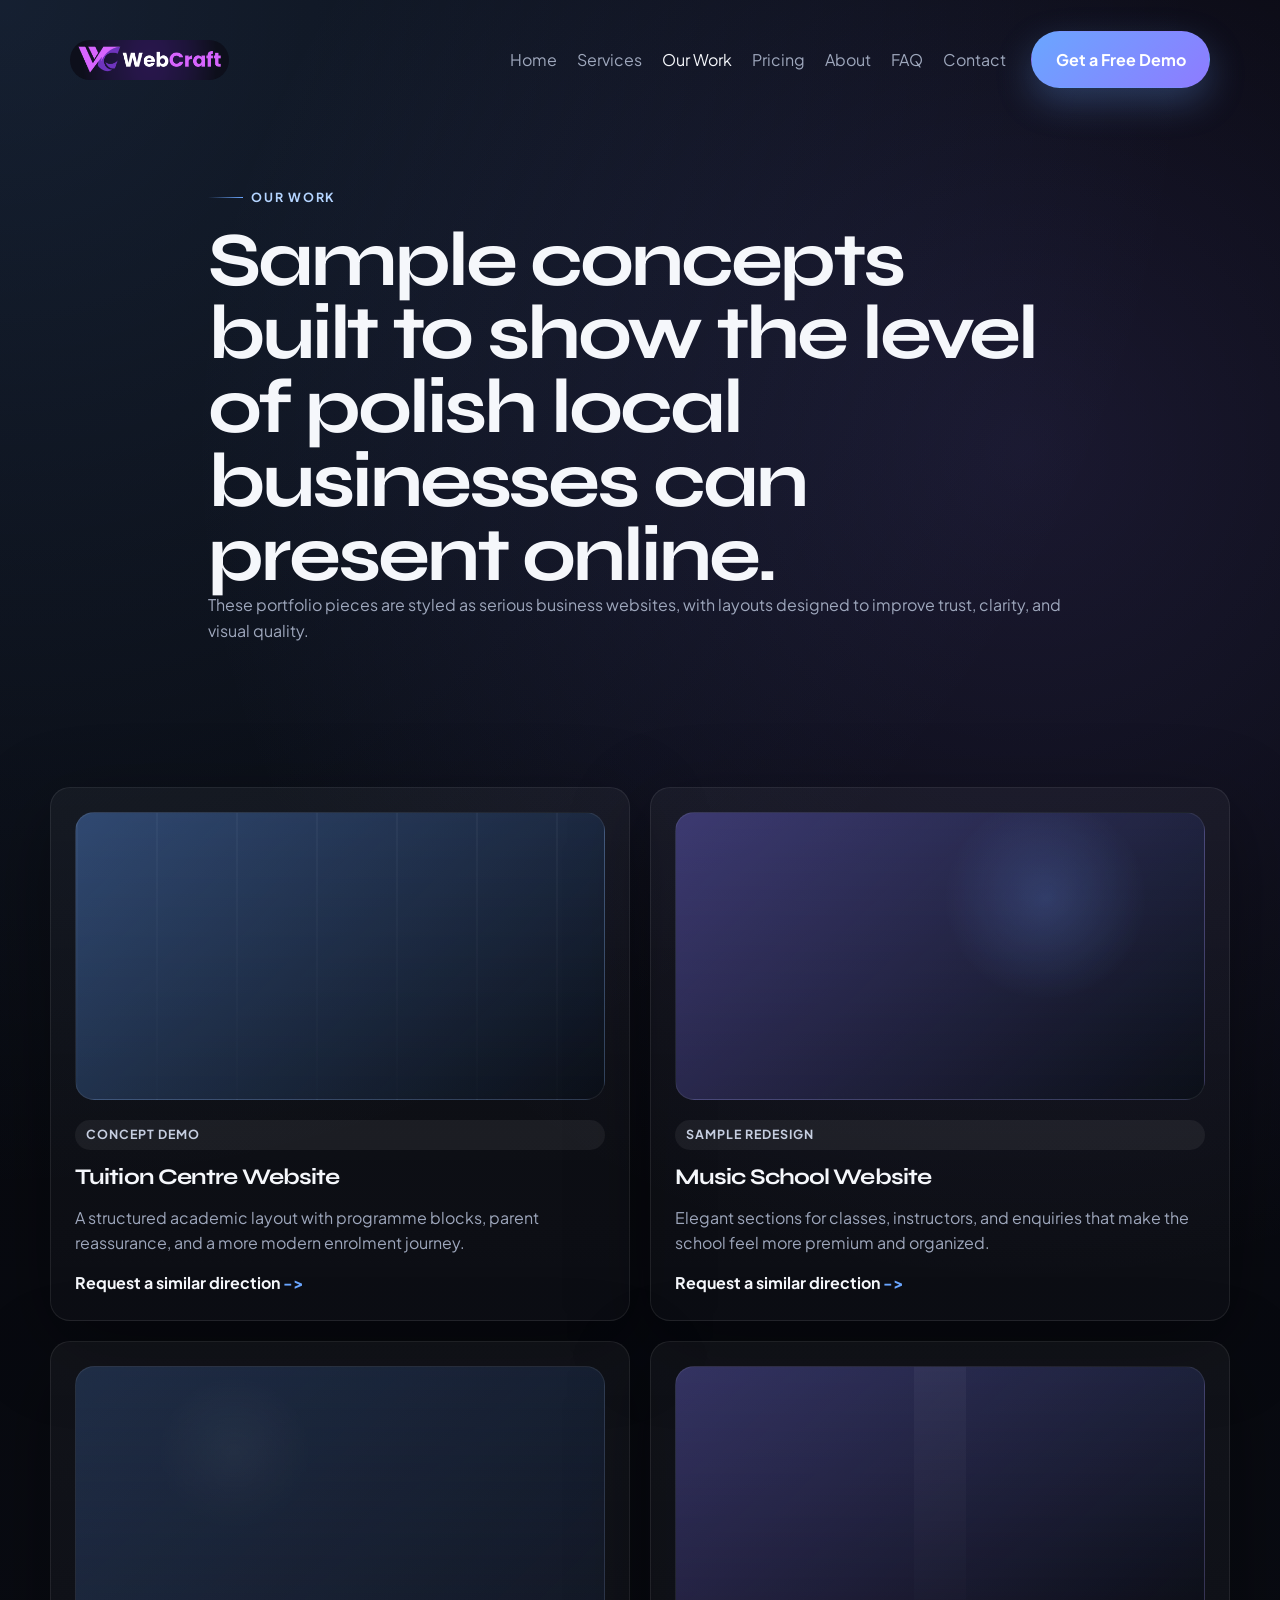
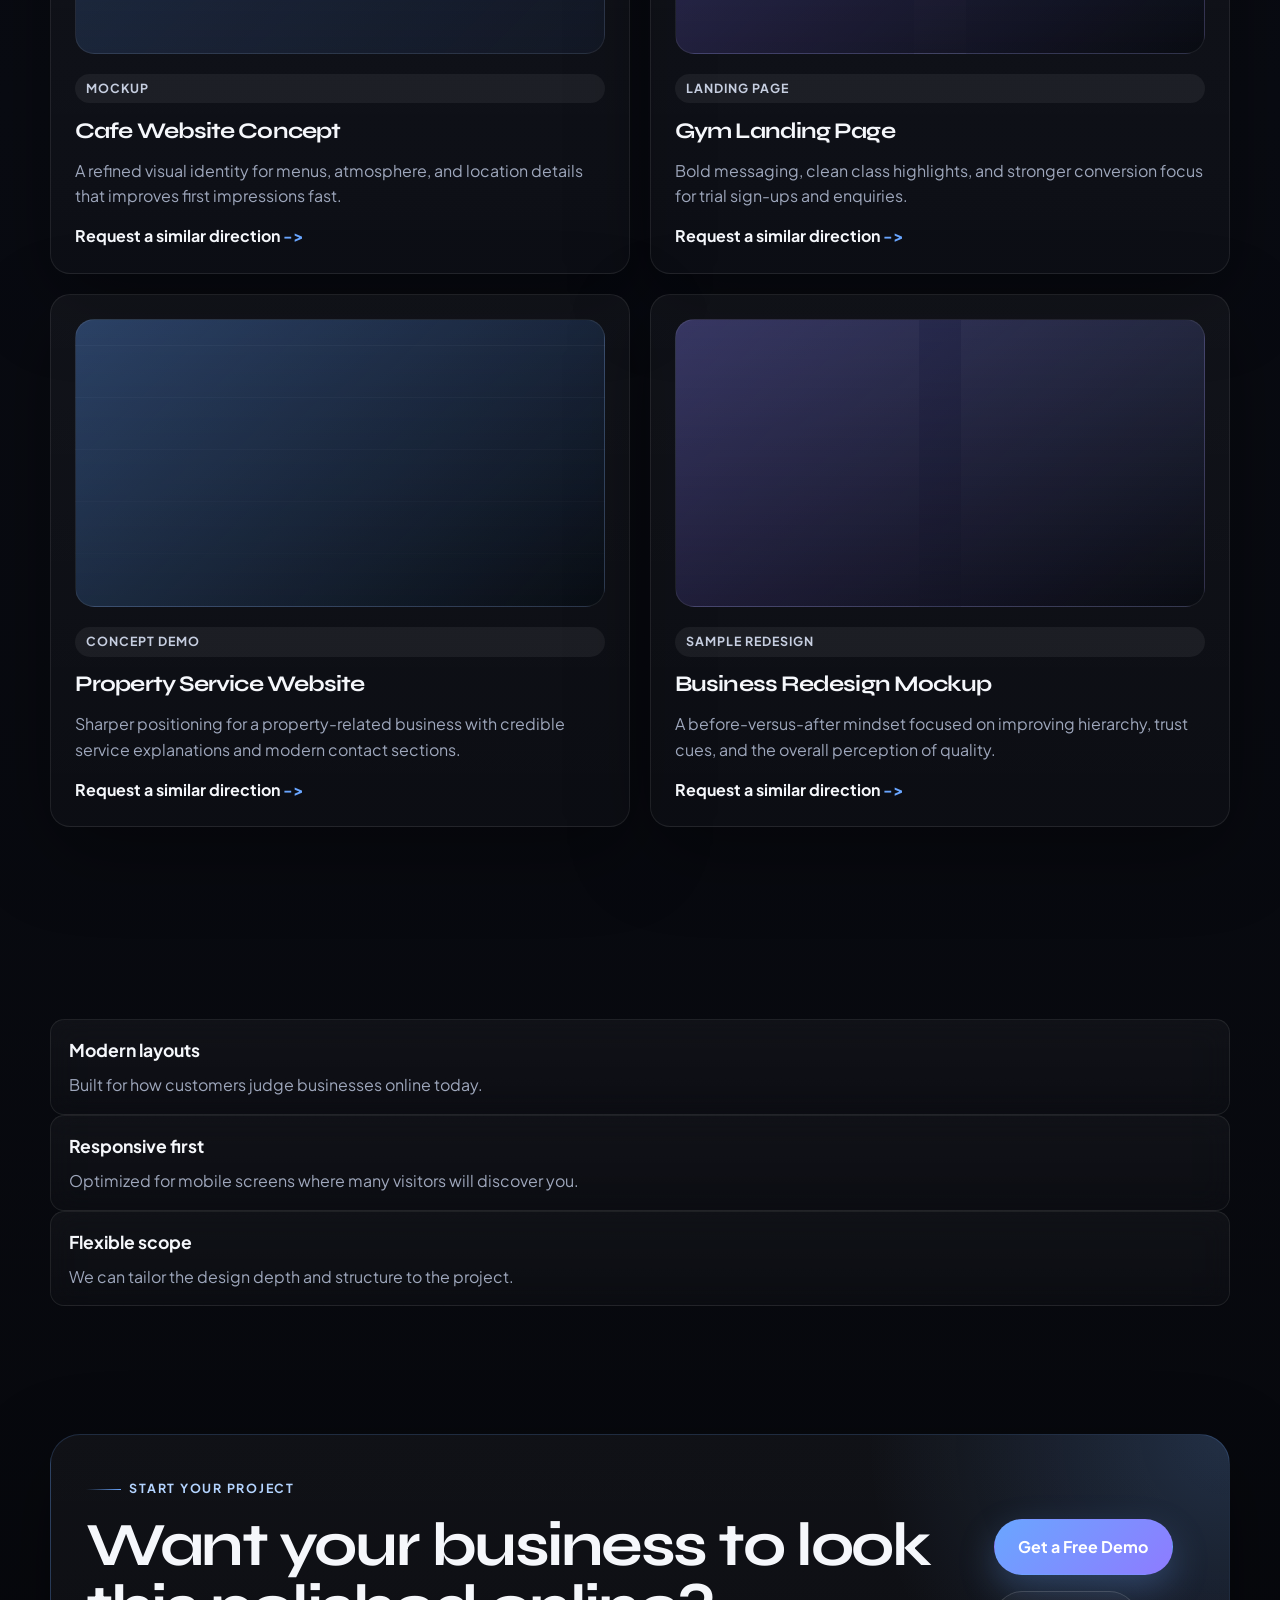
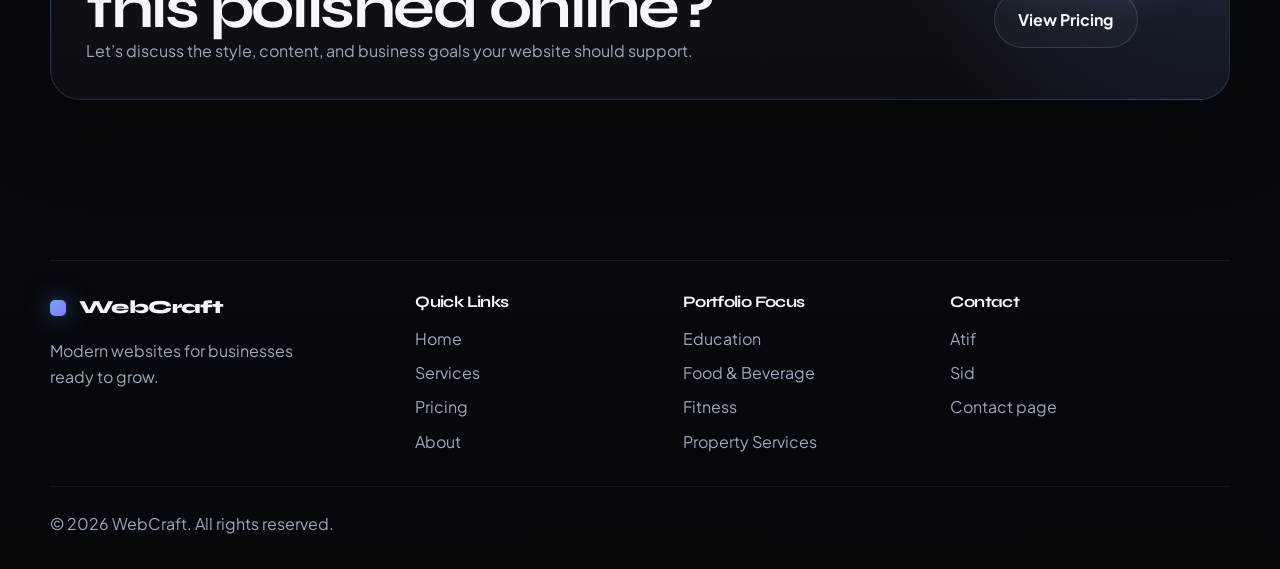
<file: portfolio.html>
<!DOCTYPE html>
<html lang="en">
<head>
  <meta charset="UTF-8">
  <meta name="viewport" content="width=device-width, initial-scale=1.0">
  <meta name="description" content="Browse WebCraft portfolio concepts and mockups for tuition centres, cafes, gyms, music schools, and service businesses.">
  <title>Our Work | WebCraft</title>
  <link rel="preconnect" href="https://fonts.googleapis.com">
  <link rel="preconnect" href="https://fonts.gstatic.com" crossorigin>
  <link href="https://fonts.googleapis.com/css2?family=Plus+Jakarta+Sans:wght@400;500;600;700;800&family=Syne:wght@500;700;800&display=swap" rel="stylesheet">
  <link rel="stylesheet" href="style.css">
</head>
<body>
  <div class="site-shell">
    <header class="site-header">
      <nav class="navbar container" aria-label="Primary">
        <a class="brand" href="index.html" aria-label="WebCraft home"><img class="brand-logo" src="logo.png" alt="WebCraft logo"></a>
        <button class="nav-toggle" type="button" aria-expanded="false" aria-controls="nav-menu" aria-label="Open menu"><span></span><span></span></button>
        <div class="nav-menu" id="nav-menu">
          <a href="index.html">Home</a>
          <a href="services.html">Services</a>
          <a href="portfolio.html" class="is-active">Our Work</a>
          <a href="pricing.html">Pricing</a>
          <a href="about.html">About</a>
          <a href="contact.html#faq">FAQ</a>
          <a href="contact.html">Contact</a>
          <a class="button button-primary button-nav" href="contact.html#contact-form">Get a Free Demo</a>
        </div>
      </nav>
    </header>
    <main>
      <section class="page-hero section">
        <div class="container page-hero-inner reveal">
          <div class="eyebrow">Our Work</div>
          <h1>Sample concepts built to show the level of polish local businesses can present online.</h1>
          <p>These portfolio pieces are styled as serious business websites, with layouts designed to improve trust, clarity, and visual quality.</p>
        </div>
      </section>
      <section class="section">
        <div class="container portfolio-showcase">
          <article class="portfolio-card large reveal"><div class="thumb thumb-education large"></div><div class="portfolio-meta"><span class="tag">Concept Demo</span><h3>Tuition Centre Website</h3><p>A structured academic layout with programme blocks, parent reassurance, and a more modern enrolment journey.</p><a href="contact.html#contact-form" class="text-link">Request a similar direction</a></div></article>
          <article class="portfolio-card large reveal"><div class="thumb thumb-music large"></div><div class="portfolio-meta"><span class="tag">Sample Redesign</span><h3>Music School Website</h3><p>Elegant sections for classes, instructors, and enquiries that make the school feel more premium and organized.</p><a href="contact.html#contact-form" class="text-link">Request a similar direction</a></div></article>
          <article class="portfolio-card large reveal"><div class="thumb thumb-cafe large"></div><div class="portfolio-meta"><span class="tag">Mockup</span><h3>Cafe Website Concept</h3><p>A refined visual identity for menus, atmosphere, and location details that improves first impressions fast.</p><a href="contact.html#contact-form" class="text-link">Request a similar direction</a></div></article>
          <article class="portfolio-card large reveal"><div class="thumb thumb-gym large"></div><div class="portfolio-meta"><span class="tag">Landing Page</span><h3>Gym Landing Page</h3><p>Bold messaging, clean class highlights, and stronger conversion focus for trial sign-ups and enquiries.</p><a href="contact.html#contact-form" class="text-link">Request a similar direction</a></div></article>
          <article class="portfolio-card large reveal"><div class="thumb thumb-property large"></div><div class="portfolio-meta"><span class="tag">Concept Demo</span><h3>Property Service Website</h3><p>Sharper positioning for a property-related business with credible service explanations and modern contact sections.</p><a href="contact.html#contact-form" class="text-link">Request a similar direction</a></div></article>
          <article class="portfolio-card large reveal"><div class="thumb thumb-redesign large"></div><div class="portfolio-meta"><span class="tag">Sample Redesign</span><h3>Business Redesign Mockup</h3><p>A before-versus-after mindset focused on improving hierarchy, trust cues, and the overall perception of quality.</p><a href="contact.html#contact-form" class="text-link">Request a similar direction</a></div></article>
        </div>
      </section>
      <section class="section">
        <div class="container stats-strip reveal">
          <article class="stat-block"><strong>Modern layouts</strong><p>Built for how customers judge businesses online today.</p></article>
          <article class="stat-block"><strong>Responsive first</strong><p>Optimized for mobile screens where many visitors will discover you.</p></article>
          <article class="stat-block"><strong>Flexible scope</strong><p>We can tailor the design depth and structure to the project.</p></article>
        </div>
      </section>
      <section class="section cta-section">
        <div class="container cta-panel reveal">
          <div><div class="eyebrow">Start your project</div><h2>Want your business to look this polished online?</h2><p>Let’s discuss the style, content, and business goals your website should support.</p></div>
          <div class="hero-actions"><a class="button button-primary" href="contact.html#contact-form">Get a Free Demo</a><a class="button button-secondary" href="pricing.html">View Pricing</a></div>
        </div>
      </section>
    </main>
    <footer class="site-footer">
      <div class="container footer-grid">
        <div><a class="brand footer-brand" href="index.html"><span class="brand-mark"></span><span class="brand-text">WebCraft</span></a><p class="footer-tagline">Modern websites for businesses ready to grow.</p></div>
        <div><h3>Quick Links</h3><ul><li><a href="index.html">Home</a></li><li><a href="services.html">Services</a></li><li><a href="pricing.html">Pricing</a></li><li><a href="about.html">About</a></li></ul></div>
        <div><h3>Portfolio Focus</h3><ul><li>Education</li><li>Food & Beverage</li><li>Fitness</li><li>Property Services</li></ul></div>
        <div><h3>Contact</h3><ul><li><a href="mailto:khandakeratif07@gmail.com">Atif</a></li><li><a href="mailto:balamurugansiddharth@gmail.com">Sid</a></li><li><a href="contact.html">Contact page</a></li></ul></div>
      </div>
      <div class="container footer-bottom"><p>&copy; 2026 WebCraft. All rights reserved.</p></div>
    </footer>
  </div>
  <script src="script.js"></script>
</body>
</html>
</file>
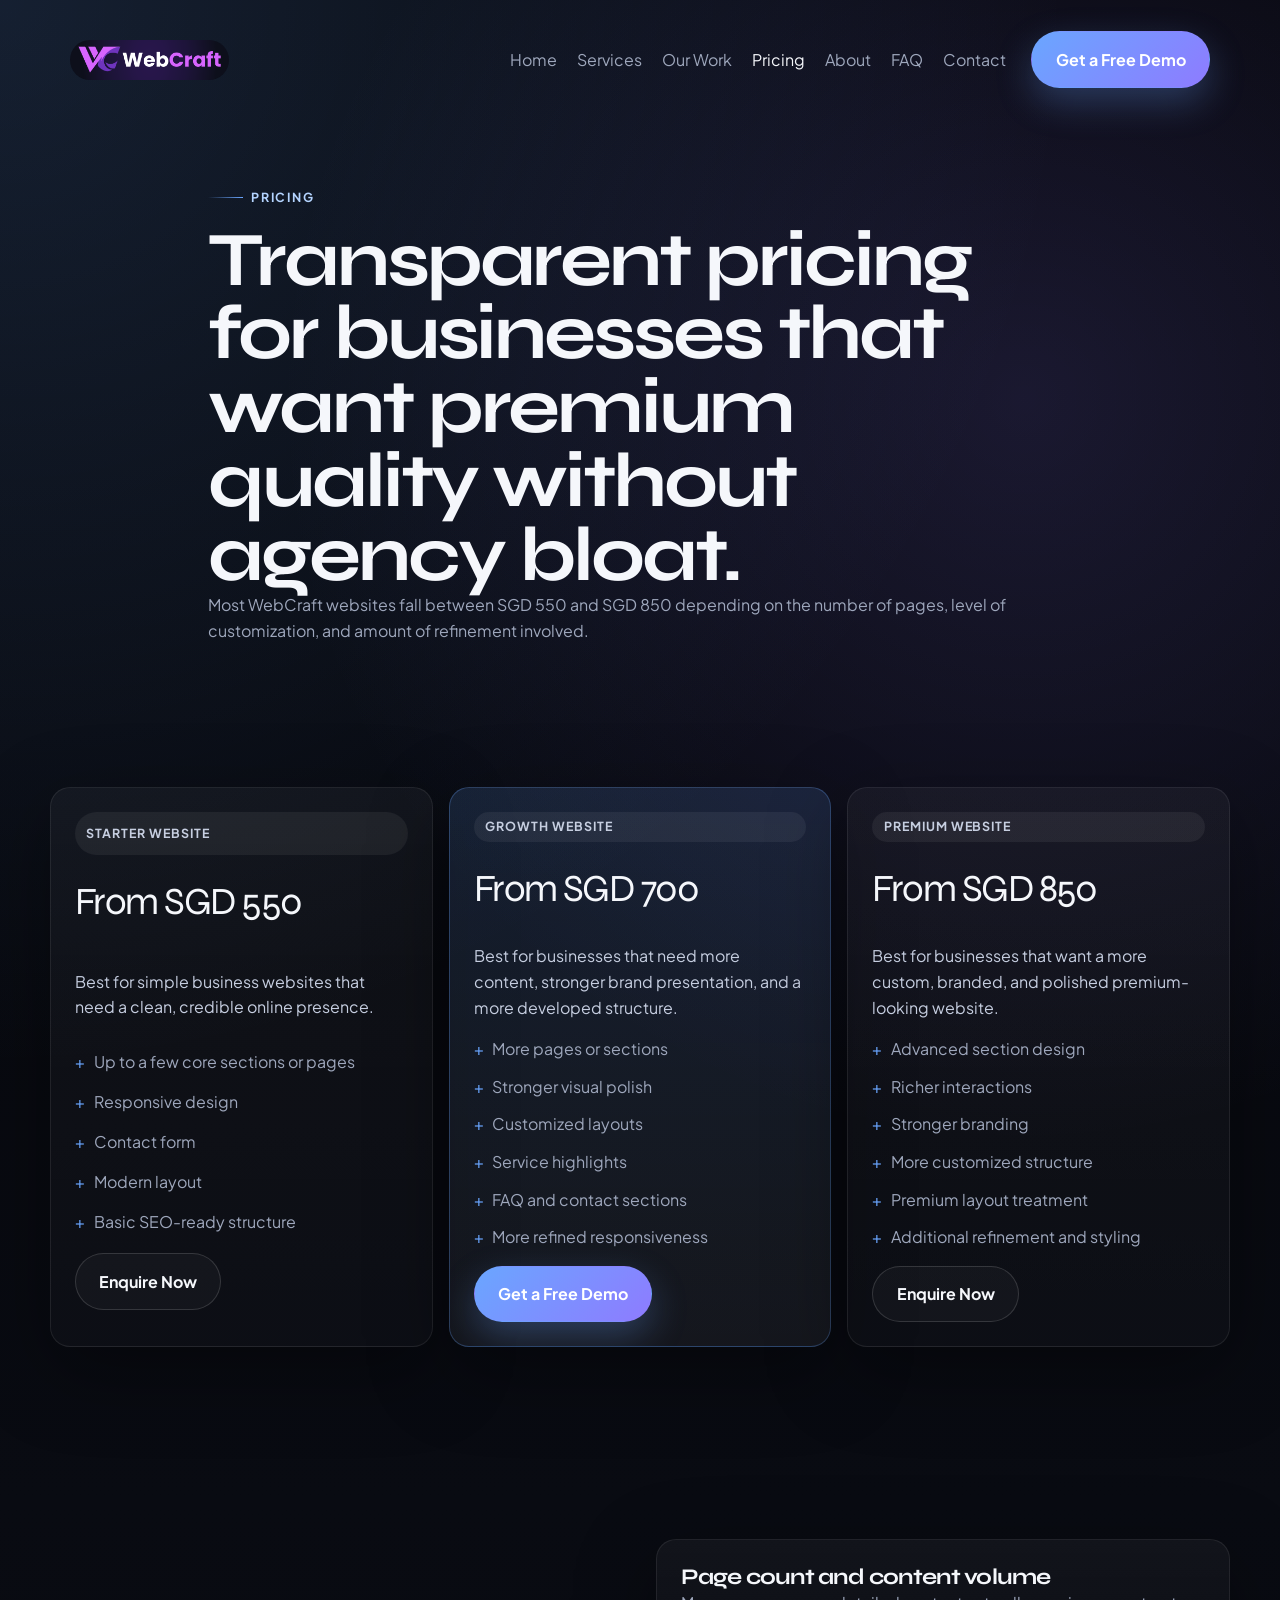
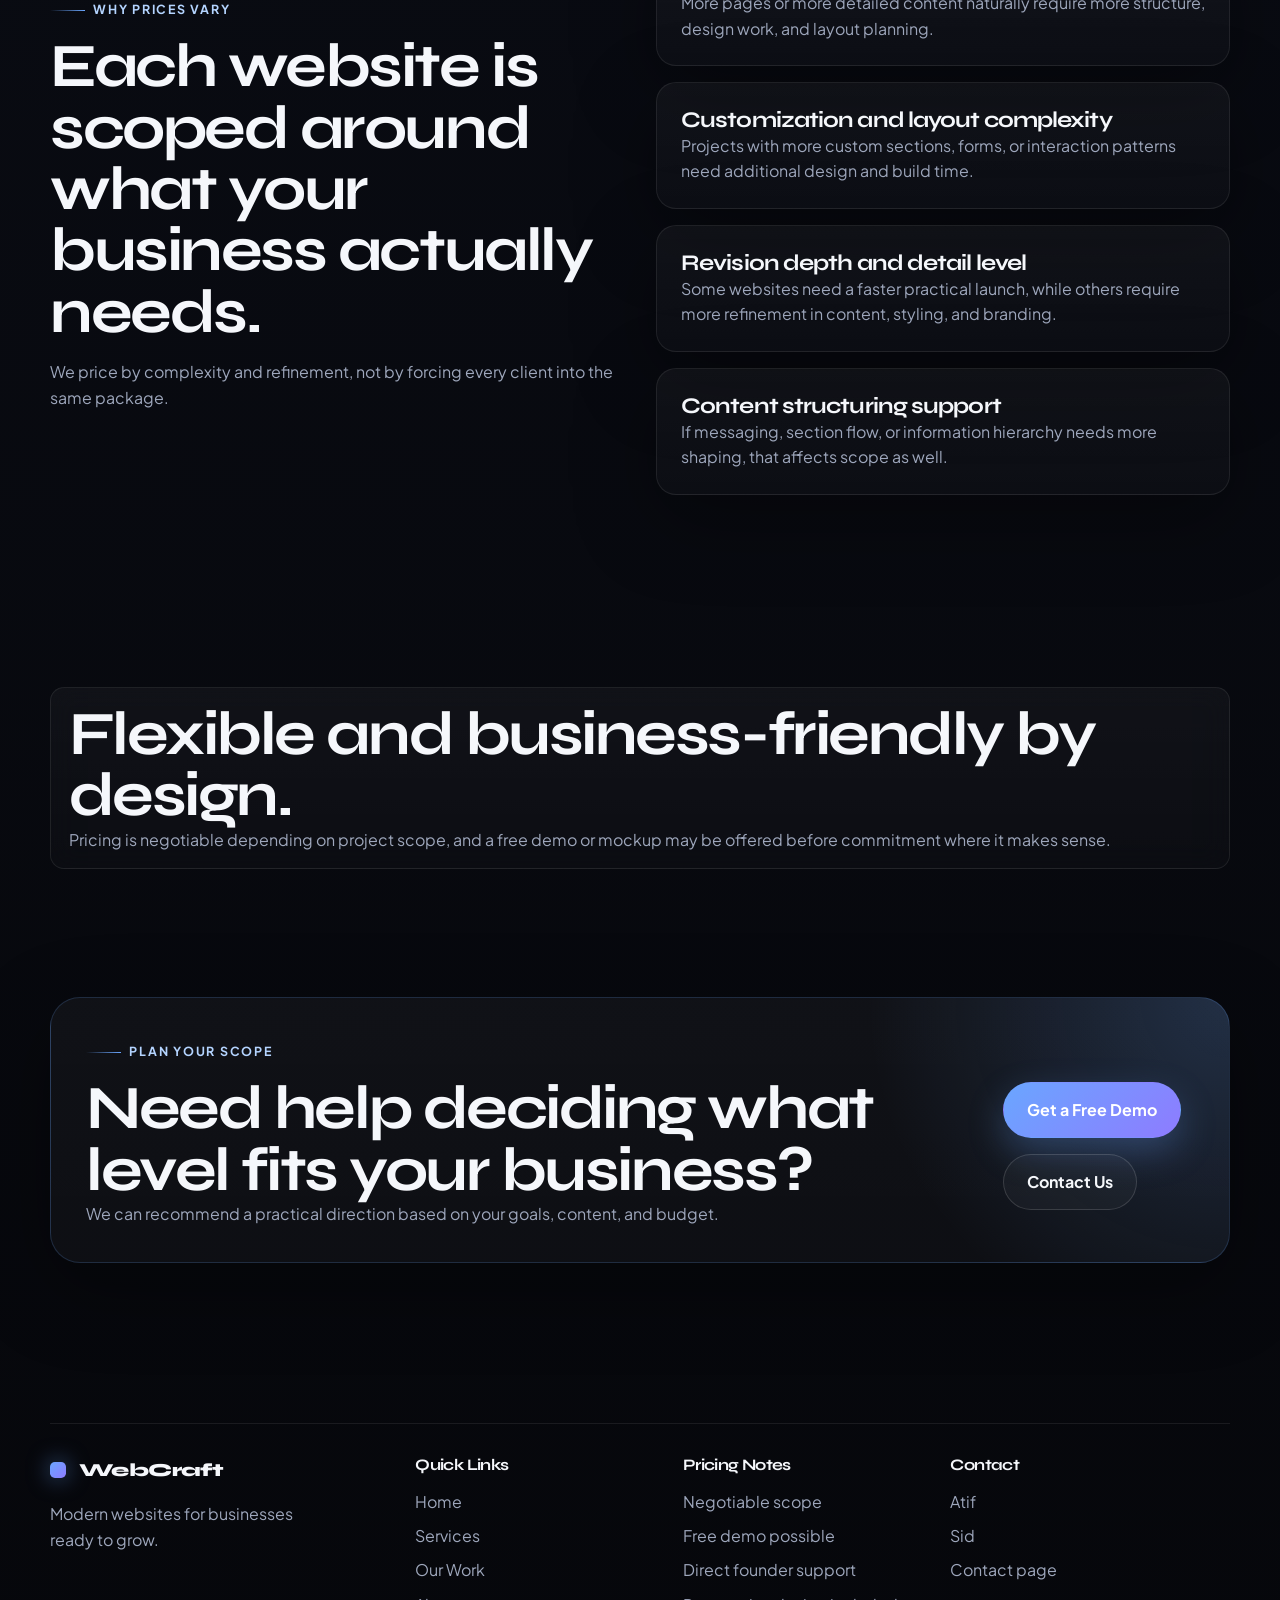
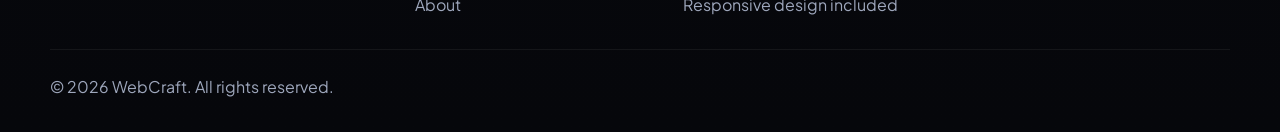
<file: pricing.html>
<!DOCTYPE html>
<html lang="en">
<head>
  <meta charset="UTF-8">
  <meta name="viewport" content="width=device-width, initial-scale=1.0">
  <meta name="description" content="Transparent WebCraft pricing for premium local business websites, from SGD 550 to SGD 850 depending on project scope.">
  <title>Pricing | WebCraft</title>
  <link rel="preconnect" href="https://fonts.googleapis.com">
  <link rel="preconnect" href="https://fonts.gstatic.com" crossorigin>
  <link href="https://fonts.googleapis.com/css2?family=Plus+Jakarta+Sans:wght@400;500;600;700;800&family=Syne:wght@500;700;800&display=swap" rel="stylesheet">
  <link rel="stylesheet" href="style.css">
</head>
<body>
  <div class="site-shell">
    <header class="site-header">
      <nav class="navbar container" aria-label="Primary">
        <a class="brand" href="index.html" aria-label="WebCraft home"><img class="brand-logo" src="logo.png" alt="WebCraft logo"></a>
        <button class="nav-toggle" type="button" aria-expanded="false" aria-controls="nav-menu" aria-label="Open menu"><span></span><span></span></button>
        <div class="nav-menu" id="nav-menu">
          <a href="index.html">Home</a>
          <a href="services.html">Services</a>
          <a href="portfolio.html">Our Work</a>
          <a href="pricing.html" class="is-active">Pricing</a>
          <a href="about.html">About</a>
          <a href="contact.html#faq">FAQ</a>
          <a href="contact.html">Contact</a>
          <a class="button button-primary button-nav" href="contact.html#contact-form">Get a Free Demo</a>
        </div>
      </nav>
    </header>
    <main>
      <section class="page-hero section">
        <div class="container page-hero-inner reveal">
          <div class="eyebrow">Pricing</div>
          <h1>Transparent pricing for businesses that want premium quality without agency bloat.</h1>
          <p>Most WebCraft websites fall between SGD 550 and SGD 850 depending on the number of pages, level of customization, and amount of refinement involved.</p>
        </div>
      </section>
      <section class="section">
        <div class="container pricing-grid">
          <article class="price-card reveal"><div class="price-tier">Starter Website</div><div class="price-amount">From SGD 550</div><p class="price-best-for">Best for simple business websites that need a clean, credible online presence.</p><ul class="feature-list"><li>Up to a few core sections or pages</li><li>Responsive design</li><li>Contact form</li><li>Modern layout</li><li>Basic SEO-ready structure</li></ul><div class="card-actions"><a class="button button-secondary" href="contact.html#contact-form">Enquire Now</a></div></article>
          <article class="price-card featured reveal"><div class="price-tier">Growth Website</div><div class="price-amount">From SGD 700</div><p class="price-best-for">Best for businesses that need more content, stronger brand presentation, and a more developed structure.</p><ul class="feature-list"><li>More pages or sections</li><li>Stronger visual polish</li><li>Customized layouts</li><li>Service highlights</li><li>FAQ and contact sections</li><li>More refined responsiveness</li></ul><div class="card-actions"><a class="button button-primary" href="contact.html#contact-form">Get a Free Demo</a></div></article>
          <article class="price-card reveal"><div class="price-tier">Premium Website</div><div class="price-amount">From SGD 850</div><p class="price-best-for">Best for businesses that want a more custom, branded, and polished premium-looking website.</p><ul class="feature-list"><li>Advanced section design</li><li>Richer interactions</li><li>Stronger branding</li><li>More customized structure</li><li>Premium layout treatment</li><li>Additional refinement and styling</li></ul><div class="card-actions"><a class="button button-secondary" href="contact.html#contact-form">Enquire Now</a></div></article>
        </div>
      </section>
      <section class="section">
        <div class="container split-feature">
          <div class="section-heading reveal"><div class="eyebrow">Why prices vary</div><h2>Each website is scoped around what your business actually needs.</h2><p>We price by complexity and refinement, not by forcing every client into the same package.</p></div>
          <div class="feature-stack reveal reveal-delay">
            <article class="feature-card"><h3>Page count and content volume</h3><p>More pages or more detailed content naturally require more structure, design work, and layout planning.</p></article>
            <article class="feature-card"><h3>Customization and layout complexity</h3><p>Projects with more custom sections, forms, or interaction patterns need additional design and build time.</p></article>
            <article class="feature-card"><h3>Revision depth and detail level</h3><p>Some websites need a faster practical launch, while others require more refinement in content, styling, and branding.</p></article>
            <article class="feature-card"><h3>Content structuring support</h3><p>If messaging, section flow, or information hierarchy needs more shaping, that affects scope as well.</p></article>
          </div>
        </div>
      </section>
      <section class="section"><div class="container note-panel reveal"><h2>Flexible and business-friendly by design.</h2><p>Pricing is negotiable depending on project scope, and a free demo or mockup may be offered before commitment where it makes sense.</p></div></section>
      <section class="section cta-section">
        <div class="container cta-panel reveal">
          <div><div class="eyebrow">Plan your scope</div><h2>Need help deciding what level fits your business?</h2><p>We can recommend a practical direction based on your goals, content, and budget.</p></div>
          <div class="hero-actions"><a class="button button-primary" href="contact.html#contact-form">Get a Free Demo</a><a class="button button-secondary" href="contact.html">Contact Us</a></div>
        </div>
      </section>
    </main>
    <footer class="site-footer">
      <div class="container footer-grid">
        <div><a class="brand footer-brand" href="index.html"><span class="brand-mark"></span><span class="brand-text">WebCraft</span></a><p class="footer-tagline">Modern websites for businesses ready to grow.</p></div>
        <div><h3>Quick Links</h3><ul><li><a href="index.html">Home</a></li><li><a href="services.html">Services</a></li><li><a href="portfolio.html">Our Work</a></li><li><a href="about.html">About</a></li></ul></div>
        <div><h3>Pricing Notes</h3><ul><li>Negotiable scope</li><li>Free demo possible</li><li>Direct founder support</li><li>Responsive design included</li></ul></div>
        <div><h3>Contact</h3><ul><li><a href="mailto:khandakeratif07@gmail.com">Atif</a></li><li><a href="mailto:balamurugansiddharth@gmail.com">Sid</a></li><li><a href="contact.html">Contact page</a></li></ul></div>
      </div>
      <div class="container footer-bottom"><p>&copy; 2026 WebCraft. All rights reserved.</p></div>
    </footer>
  </div>
  <script src="script.js"></script>
</body>
</html>
</file>
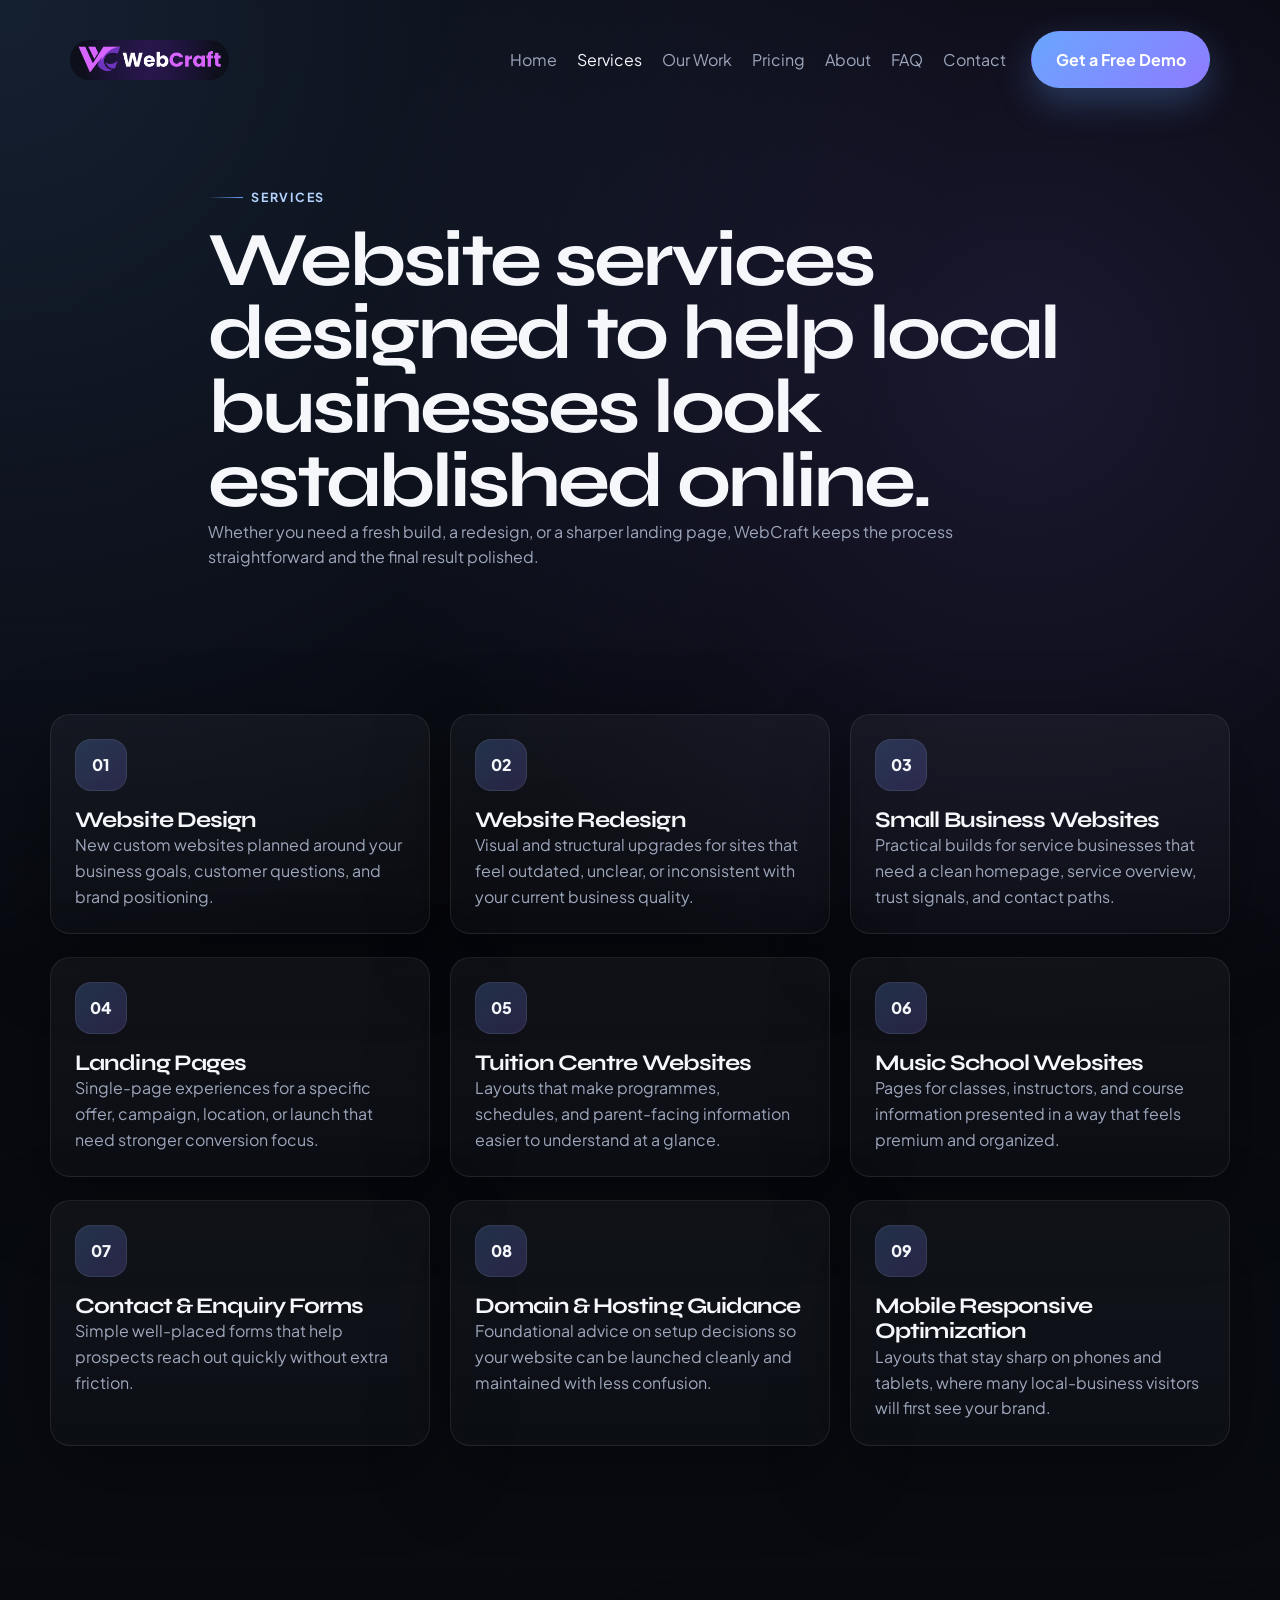
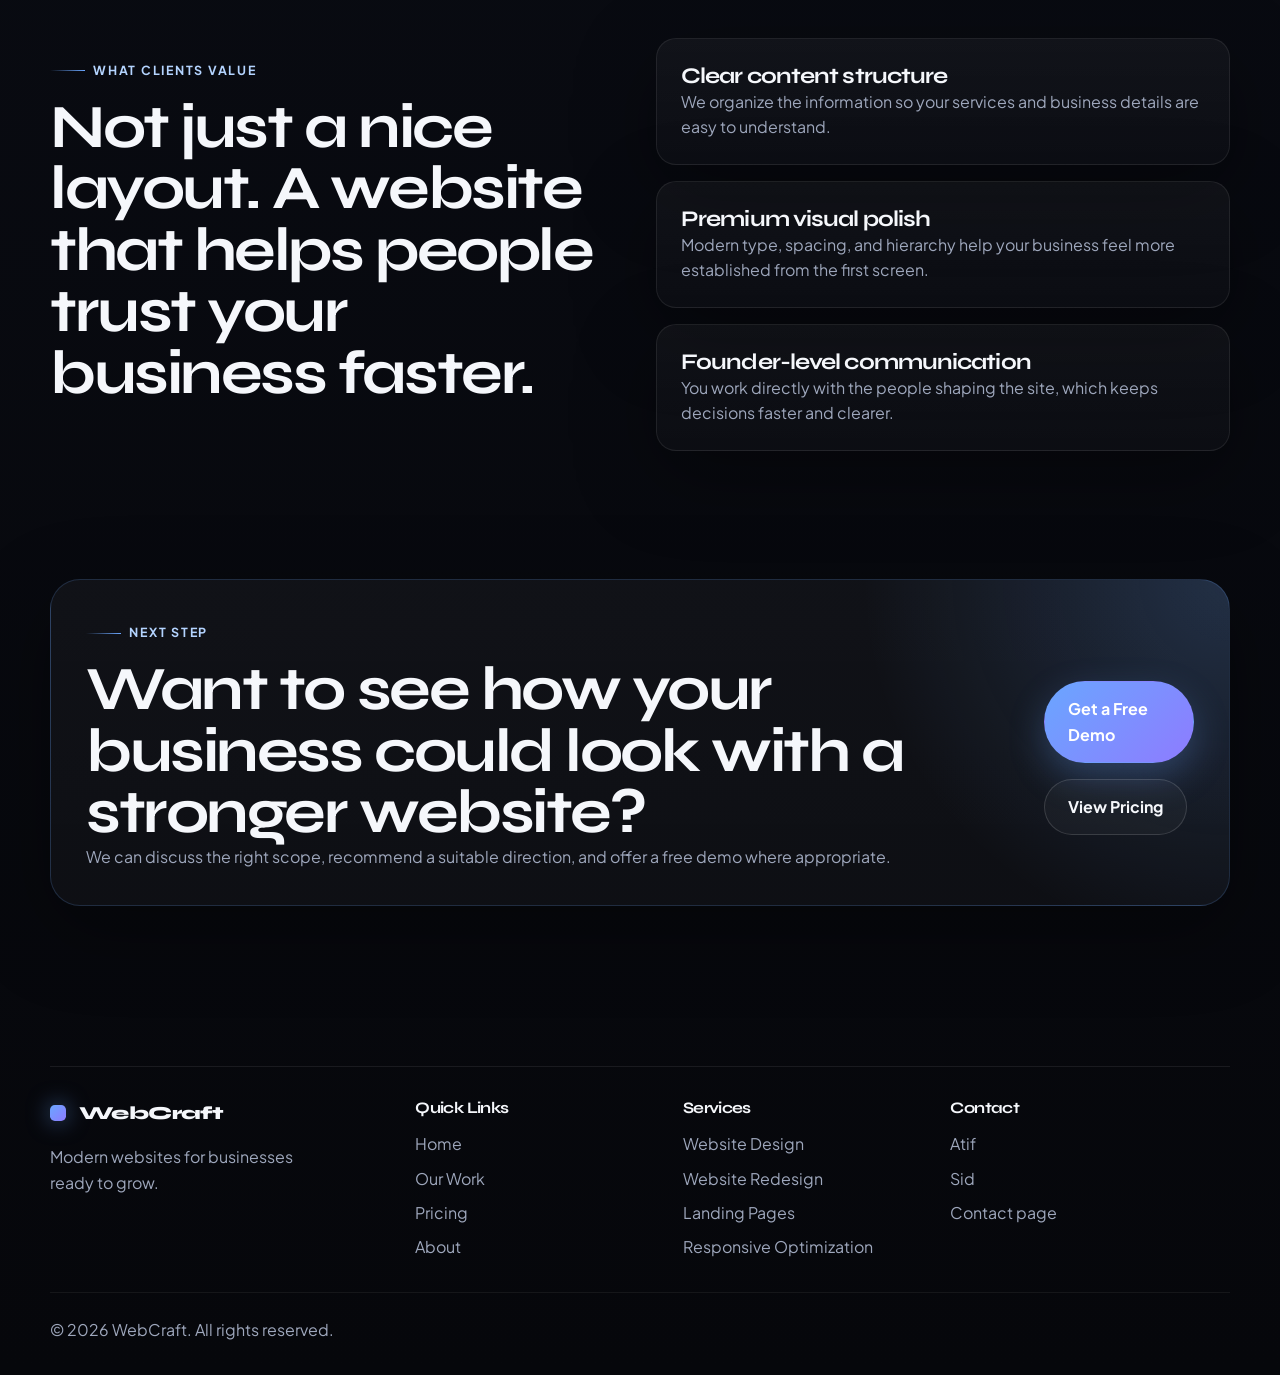
<file: services.html>
<!DOCTYPE html>
<html lang="en">
<head>
  <meta charset="UTF-8">
  <meta name="viewport" content="width=device-width, initial-scale=1.0">
  <meta name="description" content="Explore WebCraft services for premium website design, redesign, landing pages, and local business websites.">
  <title>Services | WebCraft</title>
  <link rel="preconnect" href="https://fonts.googleapis.com">
  <link rel="preconnect" href="https://fonts.gstatic.com" crossorigin>
  <link href="https://fonts.googleapis.com/css2?family=Plus+Jakarta+Sans:wght@400;500;600;700;800&family=Syne:wght@500;700;800&display=swap" rel="stylesheet">
  <link rel="stylesheet" href="style.css">
</head>
<body>
  <div class="site-shell">
    <header class="site-header">
      <nav class="navbar container" aria-label="Primary">
        <a class="brand" href="index.html" aria-label="WebCraft home">
          <img class="brand-logo" src="logo.png" alt="WebCraft logo">
        </a>
        <button class="nav-toggle" type="button" aria-expanded="false" aria-controls="nav-menu" aria-label="Open menu">
          <span></span>
          <span></span>
        </button>
        <div class="nav-menu" id="nav-menu">
          <a href="index.html">Home</a>
          <a href="services.html" class="is-active">Services</a>
          <a href="portfolio.html">Our Work</a>
          <a href="pricing.html">Pricing</a>
          <a href="about.html">About</a>
          <a href="contact.html#faq">FAQ</a>
          <a href="contact.html">Contact</a>
          <a class="button button-primary button-nav" href="contact.html#contact-form">Get a Free Demo</a>
        </div>
      </nav>
    </header>
    <main>
      <section class="page-hero section">
        <div class="container page-hero-inner reveal">
          <div class="eyebrow">Services</div>
          <h1>Website services designed to help local businesses look established online.</h1>
          <p>Whether you need a fresh build, a redesign, or a sharper landing page, WebCraft keeps the process straightforward and the final result polished.</p>
        </div>
      </section>
      <section class="section">
        <div class="container">
          <div class="card-grid services-grid services-full">
            <article class="service-card reveal"><div class="icon-box">01</div><h3>Website Design</h3><p>New custom websites planned around your business goals, customer questions, and brand positioning.</p></article>
            <article class="service-card reveal"><div class="icon-box">02</div><h3>Website Redesign</h3><p>Visual and structural upgrades for sites that feel outdated, unclear, or inconsistent with your current business quality.</p></article>
            <article class="service-card reveal"><div class="icon-box">03</div><h3>Small Business Websites</h3><p>Practical builds for service businesses that need a clean homepage, service overview, trust signals, and contact paths.</p></article>
            <article class="service-card reveal"><div class="icon-box">04</div><h3>Landing Pages</h3><p>Single-page experiences for a specific offer, campaign, location, or launch that need stronger conversion focus.</p></article>
            <article class="service-card reveal"><div class="icon-box">05</div><h3>Tuition Centre Websites</h3><p>Layouts that make programmes, schedules, and parent-facing information easier to understand at a glance.</p></article>
            <article class="service-card reveal"><div class="icon-box">06</div><h3>Music School Websites</h3><p>Pages for classes, instructors, and course information presented in a way that feels premium and organized.</p></article>
            <article class="service-card reveal"><div class="icon-box">07</div><h3>Contact & Enquiry Forms</h3><p>Simple well-placed forms that help prospects reach out quickly without extra friction.</p></article>
            <article class="service-card reveal"><div class="icon-box">08</div><h3>Domain & Hosting Guidance</h3><p>Foundational advice on setup decisions so your website can be launched cleanly and maintained with less confusion.</p></article>
            <article class="service-card reveal"><div class="icon-box">09</div><h3>Mobile Responsive Optimization</h3><p>Layouts that stay sharp on phones and tablets, where many local-business visitors will first see your brand.</p></article>
          </div>
        </div>
      </section>
      <section class="section">
        <div class="container split-feature">
          <div class="section-heading reveal">
            <div class="eyebrow">What clients value</div>
            <h2>Not just a nice layout. A website that helps people trust your business faster.</h2>
          </div>
          <div class="feature-stack reveal reveal-delay">
            <article class="feature-card"><h3>Clear content structure</h3><p>We organize the information so your services and business details are easy to understand.</p></article>
            <article class="feature-card"><h3>Premium visual polish</h3><p>Modern type, spacing, and hierarchy help your business feel more established from the first screen.</p></article>
            <article class="feature-card"><h3>Founder-level communication</h3><p>You work directly with the people shaping the site, which keeps decisions faster and clearer.</p></article>
          </div>
        </div>
      </section>
      <section class="section cta-section">
        <div class="container cta-panel reveal">
          <div>
            <div class="eyebrow">Next step</div>
            <h2>Want to see how your business could look with a stronger website?</h2>
            <p>We can discuss the right scope, recommend a suitable direction, and offer a free demo where appropriate.</p>
          </div>
          <div class="hero-actions">
            <a class="button button-primary" href="contact.html#contact-form">Get a Free Demo</a>
            <a class="button button-secondary" href="pricing.html">View Pricing</a>
          </div>
        </div>
      </section>
    </main>
    <footer class="site-footer">
      <div class="container footer-grid">
        <div><a class="brand footer-brand" href="index.html"><span class="brand-mark"></span><span class="brand-text">WebCraft</span></a><p class="footer-tagline">Modern websites for businesses ready to grow.</p></div>
        <div><h3>Quick Links</h3><ul><li><a href="index.html">Home</a></li><li><a href="portfolio.html">Our Work</a></li><li><a href="pricing.html">Pricing</a></li><li><a href="about.html">About</a></li></ul></div>
        <div><h3>Services</h3><ul><li>Website Design</li><li>Website Redesign</li><li>Landing Pages</li><li>Responsive Optimization</li></ul></div>
        <div><h3>Contact</h3><ul><li><a href="mailto:khandakeratif07@gmail.com">Atif</a></li><li><a href="mailto:balamurugansiddharth@gmail.com">Sid</a></li><li><a href="contact.html">Contact page</a></li></ul></div>
      </div>
      <div class="container footer-bottom"><p>&copy; 2026 WebCraft. All rights reserved.</p></div>
    </footer>
  </div>
  <script src="script.js"></script>
</body>
</html>
</file>
<file: style.css>
:root {
  --bg: #06070b;
  --panel-border: rgba(255, 255, 255, 0.08);
  --text: #f5f7fb;
  --muted: #9ea7bc;
  --muted-strong: #c6cee0;
  --accent: #6aa6ff;
  --accent-strong: #8e7bff;
  --success: #b4d4ff;
  --shadow: 0 24px 80px rgba(0, 0, 0, 0.35);
  --radius-lg: 28px;
  --radius-md: 20px;
  --radius-sm: 14px;
  --container: 1180px;
  --transition: 220ms ease;
  --hero-top-gap: 5rem;
  --page-hero-top-gap: 4.75rem;
  --hero-top-gap-mobile: 4rem;
  --page-hero-top-gap-mobile: 3.75rem;
}

*,
*::before,
*::after { box-sizing: border-box; }

html { scroll-behavior: smooth; }

body {
  margin: 0;
  font-family: "Plus Jakarta Sans", sans-serif;
  color: var(--text);
  background:
    radial-gradient(circle at top left, rgba(106, 166, 255, 0.16), transparent 30%),
    radial-gradient(circle at 80% 12%, rgba(142, 123, 255, 0.15), transparent 24%),
    linear-gradient(180deg, #05060a 0%, #090b12 45%, #06070b 100%);
  line-height: 1.6;
}

body.menu-open { overflow: hidden; }
a { color: inherit; text-decoration: none; }
button, input, textarea { font: inherit; }
.site-shell { position: relative; overflow: clip; }
.container { width: min(var(--container), calc(100% - 2rem)); margin: 0 auto; }
.section { padding: 6rem 0; }
.section-tight { padding-top: 1.5rem; padding-bottom: 2rem; }

.eyebrow {
  display: inline-flex;
  align-items: center;
  gap: .5rem;
  margin-bottom: 1rem;
  color: var(--success);
  font-size: .78rem;
  font-weight: 700;
  letter-spacing: .14em;
  text-transform: uppercase;
}

.eyebrow::before {
  content: "";
  width: 2.2rem;
  height: 1px;
  background: linear-gradient(90deg, transparent, var(--accent));
}

h1, h2, h3 {
  margin: 0;
  font-family: "Syne", sans-serif;
  letter-spacing: -.04em;
}

h1 { font-size: clamp(3rem, 6vw, 5.8rem); line-height: .96; }
h2 { font-size: clamp(2.3rem, 4.8vw, 4rem); line-height: 1; }
h3 { font-size: 1.4rem; line-height: 1.15; }
p { margin: 0; color: var(--muted); }
ul { margin: 0; padding: 0; list-style: none; }

.button {
  display: inline-flex;
  align-items: center;
  justify-content: center;
  min-height: 3.4rem;
  padding: .9rem 1.45rem;
  border-radius: 999px;
  border: 1px solid transparent;
  font-weight: 700;
  transition: transform var(--transition), border-color var(--transition), background var(--transition), box-shadow var(--transition);
}

.button:hover,
.button:focus-visible { transform: translateY(-2px); }

.button-primary {
  background: linear-gradient(135deg, var(--accent), var(--accent-strong));
  color: #fff;
  box-shadow: 0 14px 36px rgba(106, 166, 255, 0.28);
}

.button-secondary {
  border-color: rgba(255,255,255,.14);
  background: rgba(255,255,255,.03);
}

.button-secondary:hover,
.button-secondary:focus-visible {
  border-color: rgba(255,255,255,.3);
  background: rgba(255,255,255,.06);
}

.text-link { color: var(--text); font-weight: 700; }
.text-link::after { content: " ->"; color: var(--accent); }

.site-header {
  position: sticky;
  top: 0;
  z-index: 50;
  padding-top: 1rem;
}

.navbar {
  display: flex;
  align-items: center;
  justify-content: space-between;
  gap: 1rem;
  padding: .9rem 1.2rem;
  border: 1px solid transparent;
  border-radius: 999px;
  transition: background var(--transition), border-color var(--transition), backdrop-filter var(--transition), box-shadow var(--transition);
}

.site-header.is-scrolled .navbar {
  background: rgba(8,10,16,.78);
  border-color: rgba(255,255,255,.08);
  backdrop-filter: blur(18px);
  box-shadow: 0 12px 48px rgba(0,0,0,.24);
}

.brand { display: inline-flex; align-items: center; gap: .8rem; font-weight: 800; }
.brand-logo { display: block; height: 40px; width: auto; border-radius: 999px; }
.brand-mark {
  width: 1rem;
  height: 1rem;
  border-radius: .3rem;
  background: linear-gradient(135deg, var(--accent), var(--accent-strong));
  box-shadow: 0 0 22px rgba(106,166,255,.55);
}

.brand-text { font-family: "Syne", sans-serif; font-size: 1.15rem; letter-spacing: -.03em; }
.nav-menu { display: flex; align-items: center; gap: 1.25rem; }
.nav-menu > a:not(.button-nav) { color: var(--muted); transition: color var(--transition); }
.nav-menu > a:hover, .nav-menu > a.is-active { color: var(--text); }
.button-nav { margin-left: .35rem; }

.nav-toggle {
  display: none;
  width: 3rem;
  height: 3rem;
  border: 1px solid rgba(255,255,255,.08);
  background: rgba(255,255,255,.03);
  border-radius: 50%;
  padding: 0;
}

.nav-toggle span {
  display: block;
  width: 1.1rem;
  height: 2px;
  margin: .3rem auto;
  background: #fff;
}

.hero-grid,
.split-feature,
.contact-layout {
  display: grid;
  grid-template-columns: repeat(2, minmax(0,1fr));
  gap: 2rem;
  align-items: center;
}

.hero { padding-top: var(--hero-top-gap); }
.hero-text { margin-top: 1.5rem; max-width: 42rem; font-size: 1.08rem; }
.hero-actions { display: flex; flex-wrap: wrap; gap: 1rem; margin-top: 2rem; }
.trust-points { display: grid; grid-template-columns: repeat(2, minmax(0,1fr)); gap: .85rem; margin-top: 2rem; }

.trust-points li,
.mini-card,
.stat-block,
.contact-card,
.note-panel {
  padding: 1rem 1.1rem;
  border: 1px solid var(--panel-border);
  border-radius: var(--radius-sm);
  background: linear-gradient(180deg, rgba(255,255,255,.04), rgba(255,255,255,.02));
  backdrop-filter: blur(14px);
}

.hero-visual { position: relative; min-height: 34rem; }
.orb { position: absolute; border-radius: 999px; filter: blur(18px); }
.orb-one { top: 0; right: 4rem; width: 12rem; height: 12rem; background: rgba(106,166,255,.22); }
.orb-two { bottom: 2rem; left: 1rem; width: 16rem; height: 16rem; background: rgba(142,123,255,.16); }

.floating-card {
  position: absolute;
  border: 1px solid rgba(255,255,255,.08);
  background: rgba(10,14,22,.82);
  box-shadow: var(--shadow);
  backdrop-filter: blur(22px);
  animation: float 7s ease-in-out infinite;
}

.mockup-browser { top: 3rem; right: 0; width: min(100%, 35rem); padding: 1rem; border-radius: var(--radius-lg); }
.browser-top { display: flex; gap: .4rem; margin-bottom: 1rem; }
.browser-top span { width: .7rem; height: .7rem; border-radius: 999px; background: rgba(255,255,255,.32); }
.browser-body { display: grid; grid-template-columns: 7rem 1fr; gap: 1rem; }
.browser-sidebar, .content-card, .content-hero, .sidebar-chip, .sidebar-line, .content-title, .content-text { border-radius: 1rem; background: rgba(255,255,255,.05); }
.browser-sidebar { padding: .8rem; min-height: 17rem; }
.sidebar-chip { width: 3rem; height: 3rem; margin-bottom: .8rem; background: linear-gradient(135deg, rgba(106,166,255,.34), rgba(142,123,255,.3)); }
.sidebar-line { height: .6rem; margin-bottom: .6rem; }
.sidebar-line.short, .content-text.short { width: 70%; }
.browser-content { display: grid; gap: 1rem; }
.content-hero { padding: 1rem; min-height: 8rem; }
.content-title { width: 64%; height: 1rem; margin-bottom: .8rem; background: rgba(255,255,255,.14); }
.content-text { height: .7rem; margin-bottom: .65rem; }
.content-grid { display: grid; grid-template-columns: repeat(3, 1fr); gap: .8rem; }
.content-card { min-height: 7rem; }
.content-card.glow { background: linear-gradient(180deg, rgba(106,166,255,.18), rgba(255,255,255,.06)); }

.stat-card { width: 16rem; padding: 1rem; border-radius: 1.2rem; }
.card-a { left: 0; bottom: 4rem; animation-delay: .4s; }
.card-b { right: 2rem; bottom: 0; animation-delay: 1.2s; }

.stat-label,
.tag,
.price-tier {
  display: inline-flex;
  align-items: center;
  padding: .3rem .7rem;
  border-radius: 999px;
  background: rgba(255,255,255,.06);
  color: var(--muted-strong);
  font-size: .78rem;
  font-weight: 700;
  text-transform: uppercase;
  letter-spacing: .08em;
}

.badge-row,
.process-grid,
.pricing-grid,
.why-list,
.team-grid,
.footer-grid { display: grid; gap: 1rem; }

.badge-row { grid-template-columns: repeat(auto-fit, minmax(220px, 1fr)); }
.section-heading { max-width: 46rem; margin-bottom: 2rem; }
.section-heading p { margin-top: 1rem; max-width: 40rem; }
.section-heading .feature-list { margin-top: 1.25rem; }
.split-section { display: grid; grid-template-columns: .95fr 1.05fr; gap: 2rem; align-items: start; }
.problem-panel, .feature-stack { display: grid; gap: 1rem; }

.problem-card,
.feature-card,
.service-card,
.process-card,
.portfolio-card,
.price-card,
.why-card,
.team-card,
.faq-item,
.contact-form {
  position: relative;
  overflow: hidden;
  padding: 1.5rem;
  border: 1px solid var(--panel-border);
  border-radius: var(--radius-md);
  background: linear-gradient(180deg, rgba(255,255,255,.04), rgba(255,255,255,.02));
  box-shadow: var(--shadow);
}

.problem-card.highlight,
.price-card.featured {
  background: linear-gradient(180deg, rgba(106,166,255,.14), rgba(255,255,255,.05));
  border-color: rgba(106,166,255,.28);
}

.card-grid,
.portfolio-grid,
.portfolio-showcase { display: grid; gap: 1.25rem; }

.services-grid { grid-template-columns: repeat(3, minmax(0,1fr)); }
.services-full { row-gap: 1.4rem; }

.icon-box,
.step-number,
.team-avatar {
  width: 3.25rem;
  height: 3.25rem;
  display: inline-flex;
  align-items: center;
  justify-content: center;
  margin-bottom: 1rem;
  border-radius: 1rem;
  background: linear-gradient(135deg, rgba(106,166,255,.22), rgba(142,123,255,.2));
  border: 1px solid rgba(255,255,255,.08);
  font-weight: 800;
}

.process-grid { grid-template-columns: repeat(3, minmax(0,1fr)); }
.portfolio-grid { grid-template-columns: repeat(3, minmax(0,1fr)); }
.portfolio-showcase { grid-template-columns: repeat(2, minmax(0,1fr)); }
.portfolio-card.large { min-height: 32rem; }

.thumb {
  min-height: 15rem;
  margin-bottom: 1.25rem;
  border-radius: 1.2rem;
  border: 1px solid rgba(255,255,255,.08);
  background-size: cover;
  background-position: center;
  background-color: #111827;
}

.thumb.large { min-height: 18rem; }
.thumb-education { background-image: linear-gradient(135deg, rgba(106,166,255,.35), transparent), linear-gradient(180deg, rgba(16,21,35,.3), rgba(10,14,22,.9)), repeating-linear-gradient(90deg, rgba(255,255,255,.06) 0 2px, transparent 2px 80px); }
.thumb-music { background-image: linear-gradient(135deg, rgba(142,123,255,.35), transparent), radial-gradient(circle at 70% 30%, rgba(106,166,255,.2), transparent 24%), linear-gradient(180deg, rgba(10,14,22,.1), rgba(10,14,22,.92)); }
.thumb-cafe { background-image: linear-gradient(135deg, rgba(106,166,255,.15), transparent), linear-gradient(0deg, rgba(18,23,36,.95), rgba(18,23,36,.3)), radial-gradient(circle at 30% 30%, rgba(255,255,255,.08), transparent 18%); }
.thumb-gym { background-image: linear-gradient(135deg, rgba(142,123,255,.28), transparent), linear-gradient(180deg, rgba(14,18,28,.14), rgba(8,10,16,.94)), linear-gradient(90deg, transparent 45%, rgba(255,255,255,.05) 45% 55%, transparent 55%); }
.thumb-property { background-image: linear-gradient(135deg, rgba(106,166,255,.3), transparent), linear-gradient(180deg, rgba(8,12,18,.18), rgba(8,12,18,.94)), repeating-linear-gradient(0deg, rgba(255,255,255,.05) 0 1px, transparent 1px 52px); }
.thumb-redesign { background-image: linear-gradient(135deg, rgba(142,123,255,.26), transparent), linear-gradient(180deg, rgba(8,10,16,.08), rgba(8,10,16,.96)), linear-gradient(90deg, rgba(255,255,255,.04) 0 46%, transparent 46% 54%, rgba(255,255,255,.04) 54% 100%); }
.portfolio-meta { display: grid; gap: .9rem; }

.pricing-highlight { display: grid; grid-template-columns: 1.1fr .9fr; gap: 2rem; align-items: center; }
.pricing-panel {
  padding: 2rem;
  border-radius: var(--radius-lg);
  border: 1px solid rgba(106,166,255,.18);
  background: linear-gradient(180deg, rgba(106,166,255,.08), rgba(255,255,255,.03));
  box-shadow: var(--shadow);
}

.pricing-line {
  display: flex;
  align-items: center;
  justify-content: space-between;
  gap: 1rem;
  padding: 1rem 0;
  border-bottom: 1px solid rgba(255,255,255,.08);
}

.pricing-line:last-of-type { border-bottom: 0; }
.pricing-note, .form-note { margin-top: 1rem; font-size: .95rem; }
.why-grid { display: grid; grid-template-columns: .9fr 1.1fr; gap: 1.5rem; }
.why-list { grid-template-columns: repeat(2, minmax(0,1fr)); }
.team-grid { grid-template-columns: repeat(2, minmax(0,1fr)); }
.team-role, .price-best-for { margin-top: .5rem; color: var(--muted-strong); }
.contact-list { display: grid; gap: .45rem; margin-top: 1.1rem; }
.page-hero { padding-top: var(--page-hero-top-gap); padding-bottom: 3rem; }
.page-hero-inner { max-width: 54rem; }
.pricing-grid { grid-template-columns: repeat(3, minmax(0,1fr)); align-items: start; }
.price-card { display: grid; gap: 1rem; min-height: 100%; }
.price-amount { font-family: "Syne", sans-serif; font-size: 2.4rem; letter-spacing: -.04em; }
.feature-list { display: grid; gap: .75rem; color: var(--muted); }
.feature-list li::before { content: "+"; margin-right: .55rem; color: var(--accent); }
.stats-strip { grid-template-columns: repeat(3, minmax(0,1fr)); }
.stat-block strong { display: block; margin-bottom: .5rem; font-size: 1.1rem; }
.contact-layout { align-items: start; }
.contact-intro { display: grid; gap: 1rem; }
.contact-form h2 { margin-bottom: 1.5rem; font-size: clamp(2rem, 4vw, 2.8rem); }
.form-grid { display: grid; grid-template-columns: repeat(2, minmax(0,1fr)); gap: 1rem; }
.form-full { grid-column: 1 / -1; }
label { display: grid; gap: .5rem; color: var(--muted-strong); font-size: .95rem; }

input,
textarea {
  width: 100%;
  padding: .95rem 1rem;
  color: var(--text);
  background: rgba(255,255,255,.04);
  border: 1px solid rgba(255,255,255,.08);
  border-radius: 1rem;
}

input:focus,
textarea:focus {
  outline: none;
  border-color: rgba(106,166,255,.55);
  box-shadow: 0 0 0 3px rgba(106,166,255,.16);
}

.faq-list { display: grid; gap: 1rem; }
.faq-item { padding: 0; }
.faq-question {
  width: 100%;
  padding: 1.35rem 1.5rem;
  background: transparent;
  color: var(--text);
  border: 0;
  text-align: left;
  font-weight: 700;
  cursor: pointer;
}

.faq-answer { max-height: 0; overflow: hidden; transition: max-height 320ms ease; }
.faq-answer p { padding: 0 1.5rem 1.35rem; }
.faq-item.is-open .faq-answer { max-height: 14rem; }
.cta-section { padding-top: 2rem; }

.cta-panel {
  display: flex;
  align-items: center;
  justify-content: space-between;
  gap: 2rem;
  padding: 2.2rem;
  border-radius: calc(var(--radius-lg) + 2px);
  border: 1px solid rgba(106,166,255,.18);
  background: radial-gradient(circle at top right, rgba(106,166,255,.2), transparent 30%), linear-gradient(180deg, rgba(255,255,255,.04), rgba(255,255,255,.03));
  box-shadow: var(--shadow);
}

.site-footer { padding: 4rem 0 2rem; }
.footer-grid { grid-template-columns: 1.25fr .9fr .9fr 1fr; padding-top: 2rem; border-top: 1px solid rgba(255,255,255,.08); }
.footer-grid h3 { margin-bottom: .9rem; font-size: 1rem; }
.footer-grid ul { display: grid; gap: .55rem; color: var(--muted); }
.footer-tagline { margin-top: 1rem; max-width: 18rem; }
.footer-bottom { margin-top: 2rem; padding-top: 1.5rem; border-top: 1px solid rgba(255,255,255,.06); }

.reveal {
  opacity: 0;
  transform: translateY(24px);
  transition: opacity 700ms ease, transform 700ms ease;
}

.reveal-delay { transition-delay: 120ms; }
.reveal.is-visible { opacity: 1; transform: translateY(0); }

.service-card,
.process-card,
.portfolio-card,
.why-card,
.team-card,
.price-card,
.problem-card,
.feature-card,
.mini-card,
.stat-block,
.note-panel,
.contact-card,
.contact-form,
.faq-item {
  transition: transform var(--transition), border-color var(--transition), background var(--transition);
}

.service-card:hover,
.process-card:hover,
.portfolio-card:hover,
.why-card:hover,
.team-card:hover,
.price-card:hover,
.problem-card:hover,
.feature-card:hover,
.mini-card:hover,
.stat-block:hover,
.contact-card:hover {
  transform: translateY(-4px);
  border-color: rgba(106,166,255,.28);
}

@keyframes float {
  0%,100% { transform: translateY(0); }
  50% { transform: translateY(-10px); }
}

@media (max-width: 1100px) {
  .hero-grid,
  .split-feature,
  .contact-layout,
  .split-section,
  .pricing-highlight,
  .why-grid { grid-template-columns: 1fr; }
  .hero-visual { min-height: 30rem; }
  .badge-row,
  .services-grid,
  .portfolio-grid,
  .pricing-grid,
  .stats-strip,
  .footer-grid { grid-template-columns: repeat(2, minmax(0,1fr)); }
  .portfolio-showcase,
  .why-list,
  .process-grid,
  .team-grid { grid-template-columns: 1fr; }
}

@media (max-width: 780px) {
  .section { padding: 4.5rem 0; }
  .site-header { padding-top: .6rem; }
  .nav-toggle { display: inline-block; }
  .nav-menu {
    position: fixed;
    top: 4.8rem;
    left: 1rem;
    right: 1rem;
    flex-direction: column;
    align-items: stretch;
    padding: 1rem;
    background: rgba(8,10,16,.94);
    border: 1px solid rgba(255,255,255,.08);
    border-radius: 1.4rem;
    backdrop-filter: blur(18px);
    box-shadow: var(--shadow);
    opacity: 0;
    pointer-events: none;
    transform: translateY(-10px);
    transition: opacity var(--transition), transform var(--transition);
  }

  .nav-menu.is-open { opacity: 1; pointer-events: auto; transform: translateY(0); }
  .button-nav { margin-left: 0; }
  .hero { padding-top: var(--hero-top-gap-mobile); }
  .page-hero { padding-top: var(--page-hero-top-gap-mobile); }
  .trust-points,
  .badge-row,
  .services-grid,
  .portfolio-grid,
  .pricing-grid,
  .stats-strip,
  .team-grid,
  .footer-grid,
  .form-grid { grid-template-columns: 1fr; }
  .hero-visual { min-height: 27rem; }
  .mockup-browser { position: relative; top: 0; }
  .stat-card { position: relative; width: 100%; }
  .card-a, .card-b { inset: auto; margin-top: 1rem; }
  .cta-panel { flex-direction: column; align-items: flex-start; }
}
</file>
